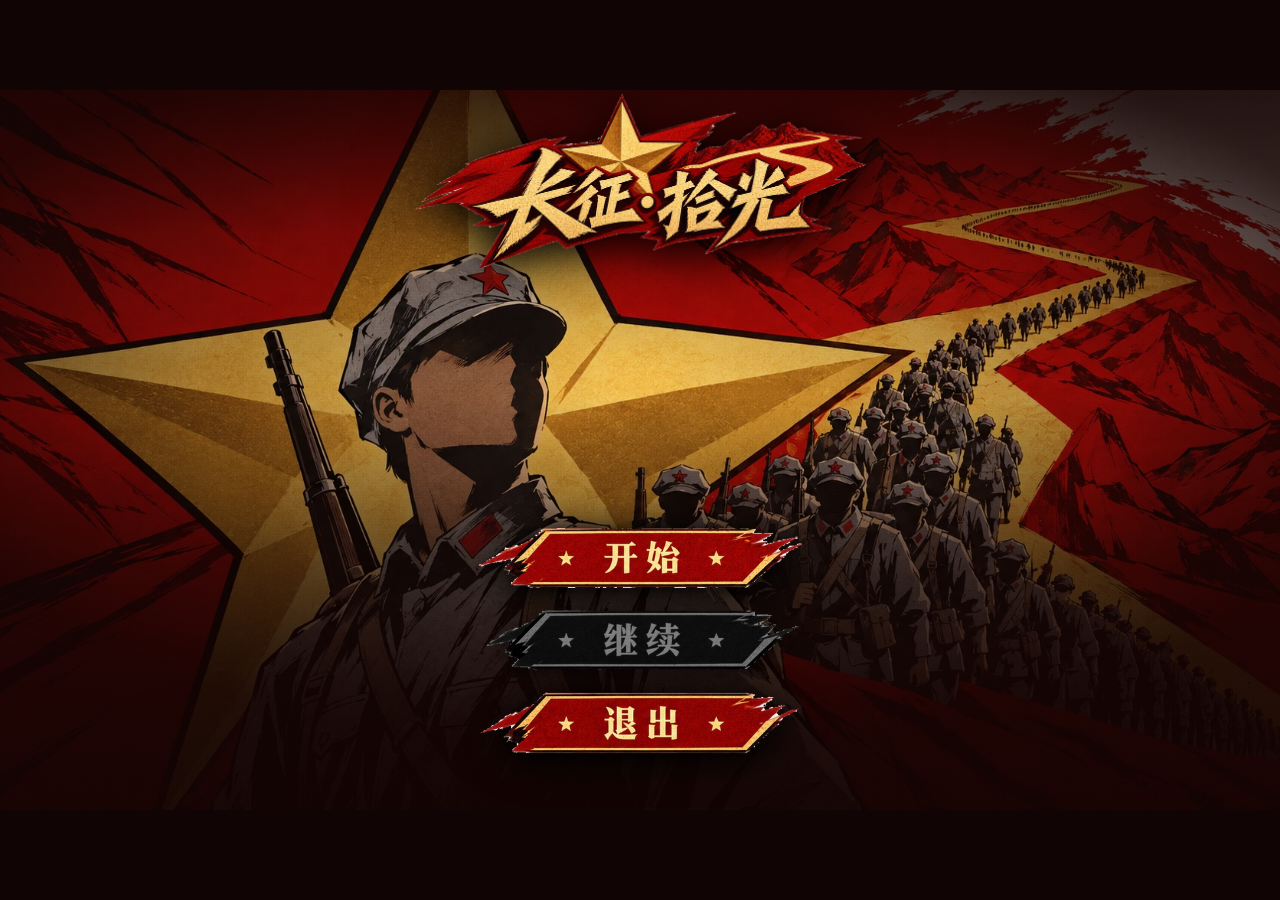
<file: index.html>
<!DOCTYPE html>
<html lang="zh-CN">
<head>
<meta charset="UTF-8">
<meta name="viewport" content="width=device-width, initial-scale=1.0, viewport-fit=cover">
<meta name="theme-color" content="#150403">
<title>长征：拾光</title>
<link rel="stylesheet" href="core/menu.css">
</head>
<body>

<div id="stage">
  <div class="vignette"></div>

  <h1 class="title">
    <img src="assets/brand/menu/title.png" alt="长征：拾光">
  </h1>

  <nav class="menu" aria-label="主菜单">
    <button class="btn" id="btn-start" type="button">
      <img src="assets/brand/menu/btn-start.png" alt="开始">
    </button>
    <button class="btn" id="btn-continue" type="button">
      <img src="assets/brand/menu/btn-continue.png" alt="继续">
    </button>
    <button class="btn" id="btn-exit" type="button">
      <img src="assets/brand/menu/btn-exit.png" alt="退出">
    </button>
  </nav>

  <div class="grain"></div>

  <div class="farewell" id="farewell" aria-hidden="true">
    <div class="l1">感谢游玩</div>
    <div class="l2">可以关闭这个标签页了</div>
  </div>

  <div class="toast" id="toast" role="status" aria-live="polite"></div>

  <!-- 存档面板：开始 → 新建；继续 → 读取 -->
  <div class="saves" id="saves" hidden>
    <div class="saves-veil" data-close></div>
    <div class="saves-box" role="dialog" aria-modal="true" aria-labelledby="saves-title">
      <h2 class="saves-title" id="saves-title">选择存档</h2>
      <p class="saves-sub" id="saves-sub"></p>
      <div class="slots" id="slots"></div>
      <button class="saves-cancel" type="button" data-close>取消</button>
    </div>
  </div>
</div>

<div class="rotate-hint">
  <div class="ico"></div>
  <p>请把手机横过来<br>画面按 16:9 铺开</p>
</div>

<script src="core/save.js"></script>
<script>
(function () {
  'use strict';

  var STAGE_W = 1280;
  var STAGE_H = 720;

  /* ---------- 舞台等比缩放 ----------
     取宽高里较小的比例，让 1280×720 的舞台既放得下、又尽量填满窗口。
     不设上限：窗口比 1280×720 大时内容跟着放大，否则四周会有黑边。 */
  function fit() {
    var s = Math.min(window.innerWidth / STAGE_W, window.innerHeight / STAGE_H);
    document.documentElement.style.setProperty('--s', s);
  }
  fit();
  window.addEventListener('resize', fit);
  window.addEventListener('orientationchange', fit);

  /* ---------- 存档 ----------
     8 个挡位，全部存在浏览器本地。真身在 core/save.js，这里只管界面。 */
  var savesEl = document.getElementById('saves');
  var slotsEl = document.getElementById('slots');
  var savesTitle = document.getElementById('saves-title');
  var savesSub = document.getElementById('saves-sub');

  var saveMode = 'new';   // new = 新建（可覆盖已有） / continue = 读取
  var confirmSlot = 0;    // 等第二次点击确认覆盖的挡位
  var confirmTimer = null;

  var btnStart = document.getElementById('btn-start');
  var btnContinue = document.getElementById('btn-continue');
  var btnExit = document.getElementById('btn-exit');
  var farewell = document.getElementById('farewell');
  var toastEl = document.getElementById('toast');

  ['click', 'pointerdown'].forEach(function (ev) {
    btnStart.addEventListener(ev, function (e) {
      e.preventDefault();
      openSaves('new');
    });
  });

  ['click', 'pointerdown'].forEach(function (ev) {
    btnContinue.addEventListener(ev, function (e) {
      e.preventDefault();
      if (btnContinue.disabled) return;
      openSaves('continue');
    });
  });

  /* 没有任何存档时，「继续」置灰 */
  if (!window.CZSave || !CZSave.hasAny()) {
    btnContinue.disabled = true;
    btnContinue.setAttribute('aria-disabled', 'true');
    btnContinue.title = '还没有存档记录';
  }

  /* ---------- 轻提示 ---------- */
  var toastTimer = null;

  function toast(msg) {
    toastEl.textContent = msg;
    toastEl.classList.add('on');
    if (toastTimer) clearTimeout(toastTimer);
    toastTimer = setTimeout(function () {
      toastEl.classList.remove('on');
    }, 2200);
  }

  /* ---------- 存档面板 ---------- */
  function pad(n) { return n < 10 ? '0' + n : '' + n; }

  function fmtTime(ts) {
    if (!ts) return '—';
    var d = new Date(ts);
    return d.getFullYear() + '-' + pad(d.getMonth() + 1) + '-' + pad(d.getDate())
      + ' ' + pad(d.getHours()) + ':' + pad(d.getMinutes());
  }

  function renderSlots() {
    var list = CZSave.summary();
    slotsEl.innerHTML = '';

    list.forEach(function (s) {
      var btn = document.createElement('button');
      btn.type = 'button';
      btn.className = 'slot'
        + (s.empty ? ' is-empty' : '')
        + (s.slot === confirmSlot ? ' is-confirm' : '');
      btn.dataset.slot = s.slot;

      if (s.empty && saveMode === 'continue') btn.disabled = true;

      var no = document.createElement('span');
      no.className = 'slot-no';
      no.textContent = pad(s.slot);

      var main = document.createElement('span');
      main.className = 'slot-main';

      var meta = document.createElement('span');
      meta.className = 'slot-meta';

      if (s.empty) {
        main.textContent = saveMode === 'new' ? '点击新建存档' : '空挡位';
        meta.textContent = saveMode === 'new' ? '从这里开始新的行军' : ' ';
      } else if (s.slot === confirmSlot) {
        main.textContent = '再点一次覆盖';
        meta.textContent = '已通关 ' + s.progress + ' / ' + s.total + ' 关　（覆盖不可撤销）';
      } else {
        main.textContent = '已通关 ' + s.progress + ' / ' + s.total + ' 关';
        meta.textContent = '创建 ' + fmtTime(s.createdAt) + '　·　上次 ' + fmtTime(s.playedAt);
      }

      btn.appendChild(no);
      btn.appendChild(main);
      btn.appendChild(meta);
      btn.addEventListener('click', function () { choose(s); });
      slotsEl.appendChild(btn);
    });
  }

  function choose(s) {
    if (!window.CZSave) return;

    if (saveMode === 'continue') {
      if (s.empty) return;
      CZSave.setActive(s.slot);
      go();
      return;
    }

    if (s.empty) {
      if (!CZSave.create(s.slot)) { toast('存档写不进去，浏览器可能禁用了本地存储'); return; }
      go();
      return;
    }

    // 已有存档：第一下是确认，第二下才真的覆盖
    if (confirmSlot === s.slot) {
      if (!CZSave.create(s.slot)) { toast('存档写不进去，浏览器可能禁用了本地存储'); return; }
      go();
      return;
    }

    confirmSlot = s.slot;
    renderSlots();
    if (confirmTimer) clearTimeout(confirmTimer);
    confirmTimer = setTimeout(function () {
      confirmSlot = 0;
      renderSlots();
    }, 3200);
  }

  function openSaves(mode) {
    if (!window.CZSave) { toast('这个浏览器没法存本地档'); return; }
    saveMode = mode;
    confirmSlot = 0;
    savesTitle.textContent = mode === 'new' ? '新建存档' : '读取存档';
    savesSub.textContent = mode === 'new'
      ? '选一个位置开始新游戏。点已有存档会覆盖，需要再点一次确认。'
      : '选一个存档接着玩，空挡位不能选。';
    renderSlots();
    savesEl.hidden = false;
  }

  function closeSaves() {
    savesEl.hidden = true;
    confirmSlot = 0;
    renderSlots();
  }

  function go() {
    location.href = 'map.html';
  }

  savesEl.addEventListener('click', function (e) {
    if (e.target.hasAttribute('data-close')) closeSaves();
  });

  /* ---------- 退出 ----------
     浏览器里 window.close() 只对脚本自己开的窗口有效，
     普通标签页调它会静默失败。所以关不掉就给一块收尾屏，
     而不是让按钮看起来坏了。 */
  btnExit.addEventListener('click', function () {
    window.close();
    setTimeout(function () {
      if (!document.hidden) {
        farewell.classList.add('on');
        farewell.setAttribute('aria-hidden', 'false');
      }
    }, 260);
  });

  document.addEventListener('keydown', function (e) {
    if (e.key === 'Escape' && farewell.classList.contains('on')) {
      farewell.classList.remove('on');
      farewell.setAttribute('aria-hidden', 'true');
    }
  });
})();
</script>

</body>
</html>
</file>
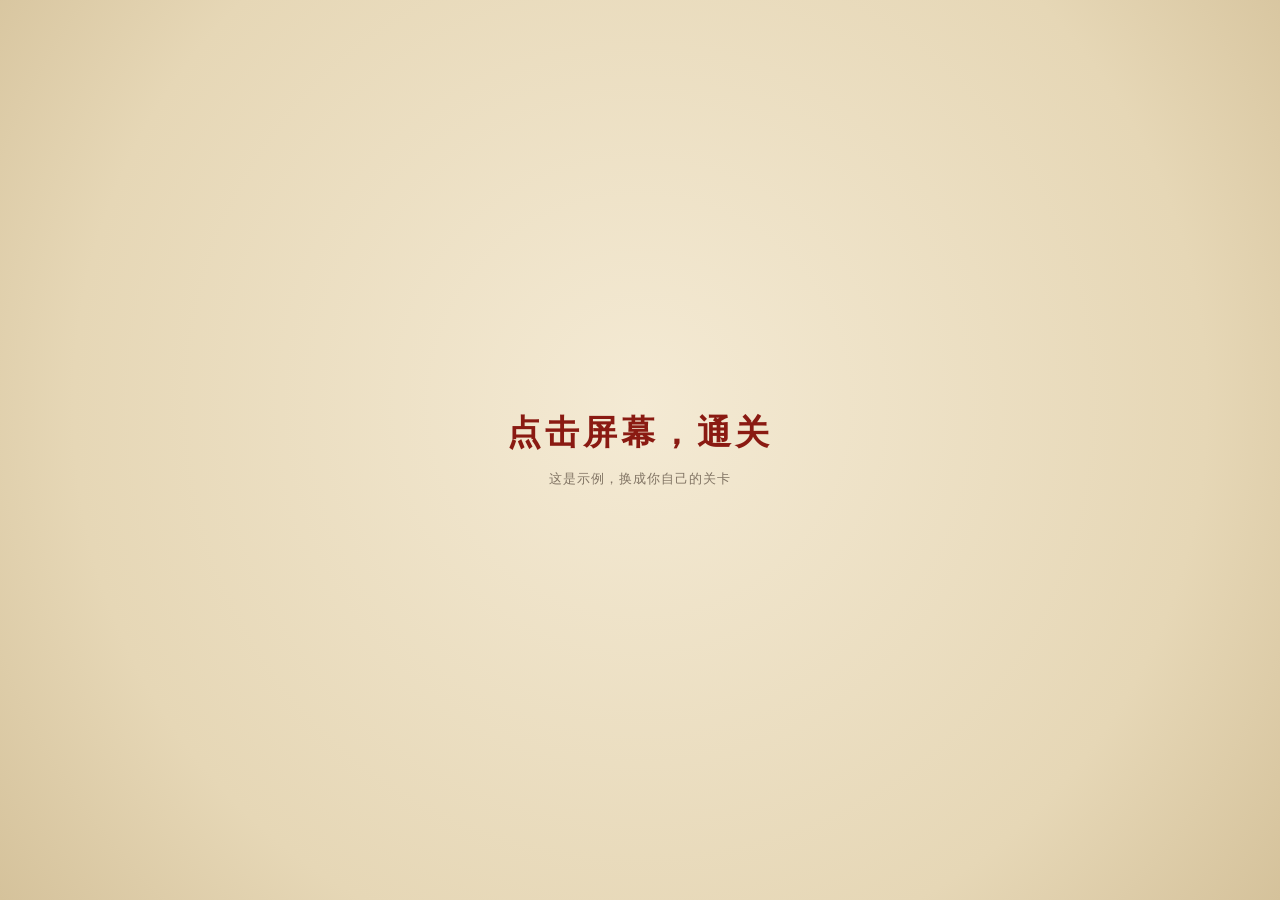
<file: levels/cl/index.html>
<!DOCTYPE html>
<html lang="zh-CN">
<head>
<meta charset="UTF-8">
<meta name="viewport" content="width=device-width, initial-scale=1.0">
<title>关卡</title>
<link rel="stylesheet" href="style.css">
</head>
<body>
<div id="stage"></div>
<script src="level.js"></script>
</body>
</html>
</file>
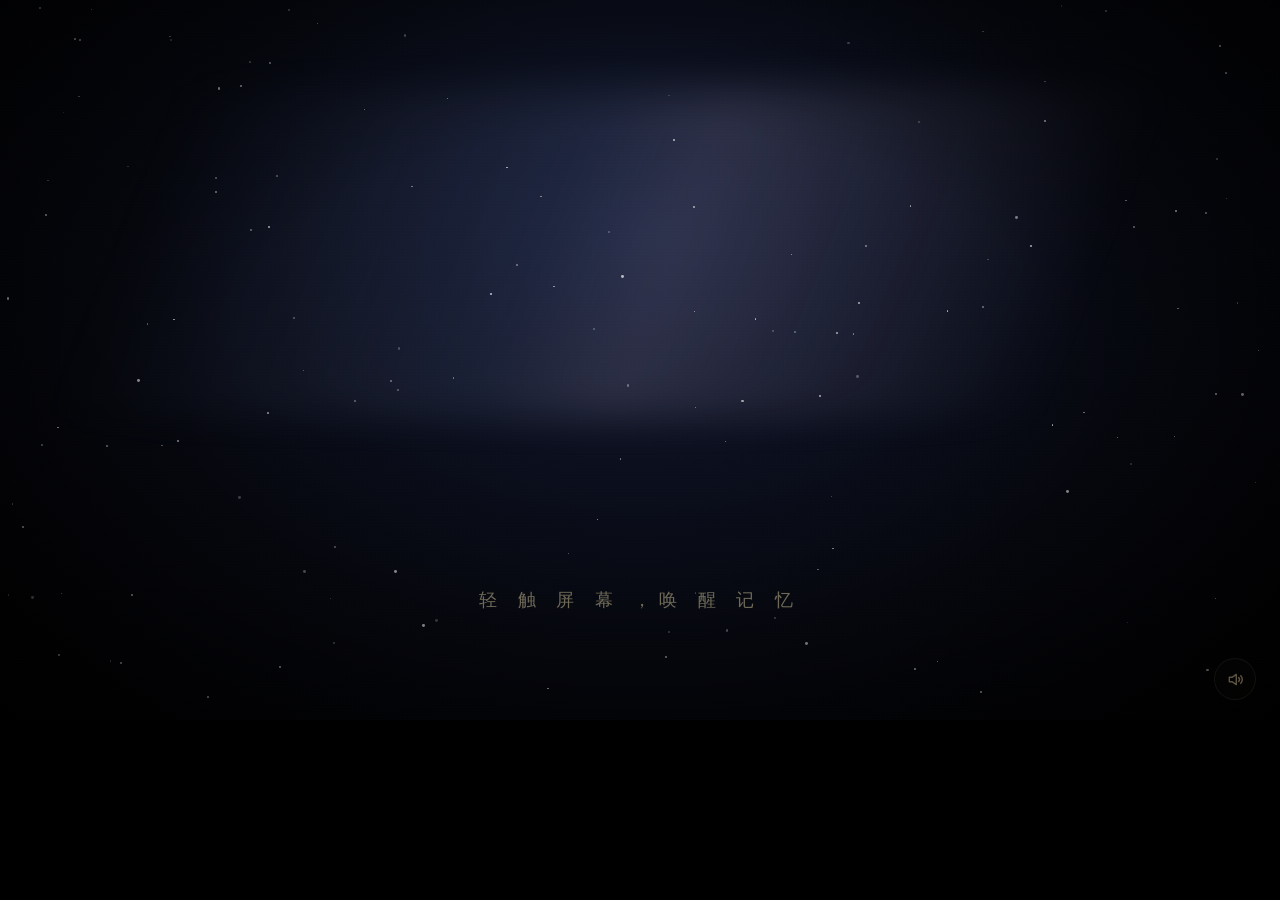
<file: levels/ldy/index.html>
<!DOCTYPE html>
<html lang="zh-CN">
<head>
<meta charset="UTF-8">
<meta name="viewport" content="width=device-width, initial-scale=1.0, maximum-scale=1.0, user-scalable=no, viewport-fit=cover">
<meta name="x5-orientation" content="landscape">
<meta name="x5-page-mode" content="app">
<meta name="screen-orientation" content="landscape">
<meta name="full-screen" content="yes">
<meta http-equiv="Cache-Control" content="no-cache, no-store, must-revalidate">
<meta http-equiv="Pragma" content="no-cache">
<meta http-equiv="Expires" content="0">
<title>星火相传 · 长征：拾光</title>
<link rel="stylesheet" href="style.css?v=20261104k">
</head>
<body>
<div id="stage"></div>
<script src="level.js?v=20261104k"></script>
</body>
</html>
</file>
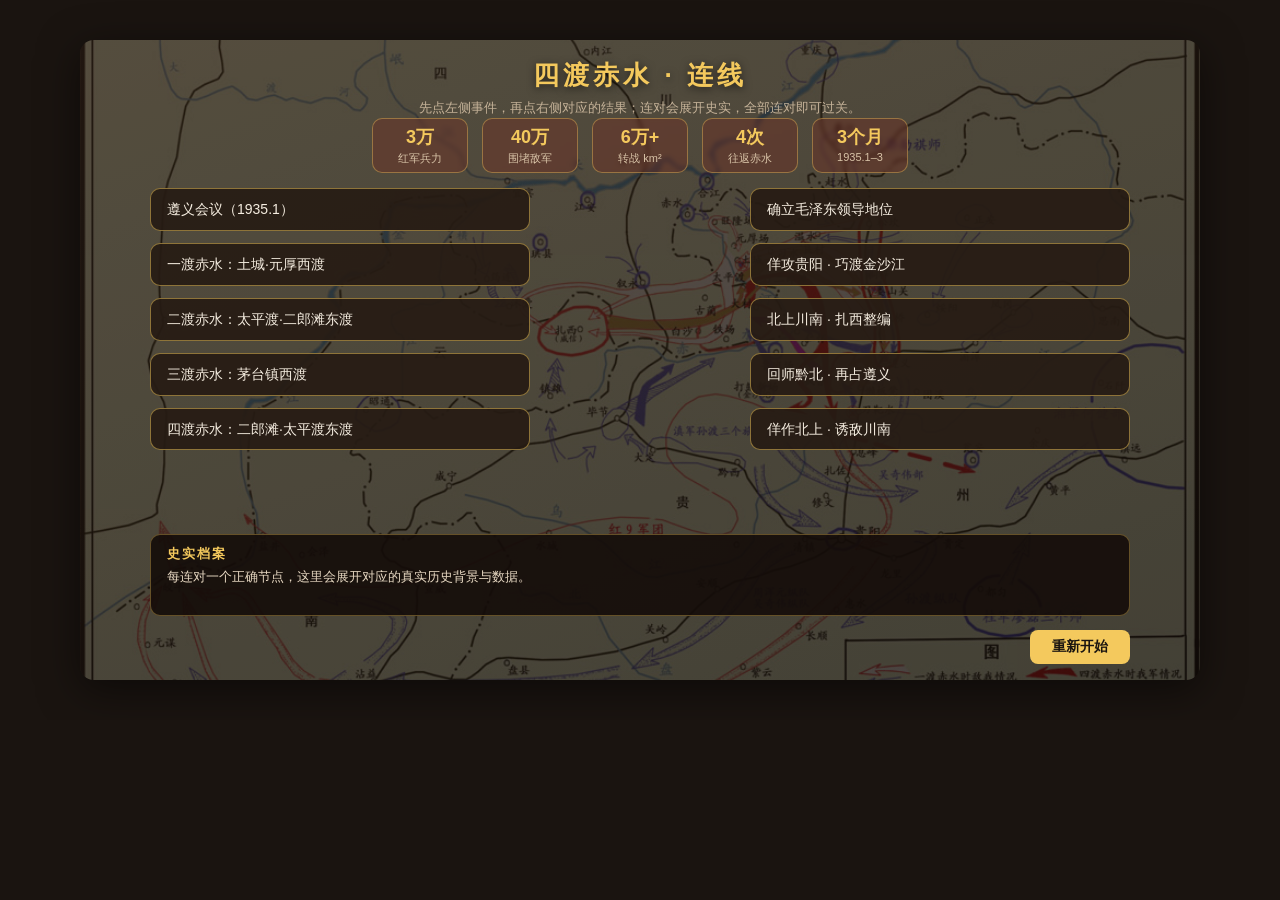
<file: levels/ljm/index.html>
<!DOCTYPE html>
<html lang="zh-CN">
<head>
<meta charset="UTF-8">
<meta name="viewport" content="width=device-width, initial-scale=1.0">
<title>四渡赤水 · 连线</title>
<link rel="stylesheet" href="style.css">
</head>
<body>

<div id="stage">
  <div id="board">
    <img src="assets/sidu-chishui.jpg" id="mapBg" alt="">
    <canvas id="canvas" width="1120" height="640"></canvas>

    <header class="head">
      <h1>四渡赤水 · 连线</h1>
      <p class="info">先点左侧事件，再点右侧对应的结果；连对会展开史实，全部连对即可过关。</p>
    </header>

    <!-- 数据展示条 -->
    <div class="stats" id="stats">
      <div class="stat"><span class="num">3万</span><span class="lab">红军兵力</span></div>
      <div class="stat"><span class="num">40万</span><span class="lab">围堵敌军</span></div>
      <div class="stat"><span class="num">6万+</span><span class="lab">转战 km²</span></div>
      <div class="stat"><span class="num">4次</span><span class="lab">往返赤水</span></div>
      <div class="stat"><span class="num">3个月</span><span class="lab">1935.1–3</span></div>
    </div>

    <div class="row">
      <div class="col" id="left"></div>
      <div class="col" id="right"></div>
    </div>

    <!-- 史实描述面板 -->
    <div class="fact-panel" id="factPanel">
      <div class="fact-title">史实档案</div>
      <div class="fact-body" id="factBody">
        每连对一个正确节点，这里会展开对应的真实历史背景与数据。
      </div>
    </div>

    <div class="btns">
      <button id="resetBtn" type="button">重新开始</button>
    </div>
    <div id="result"></div>
  </div>
</div>

<script src="level.js"></script>
</body>
</html>
</file>
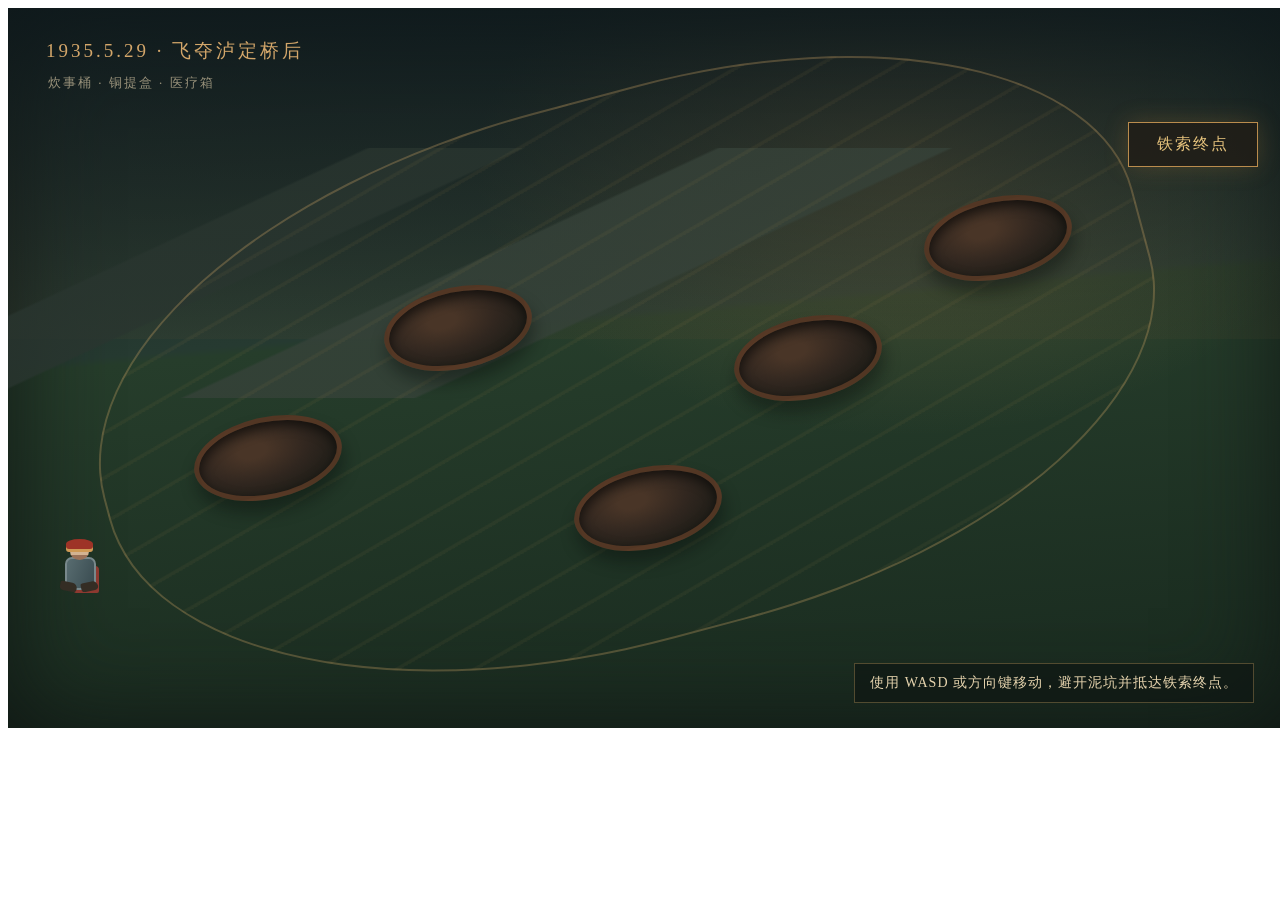
<file: levels/mhm/index.html>
<!DOCTYPE html>
<html lang="zh-CN">
<head>
<meta charset="UTF-8">
<meta name="viewport" content="width=device-width, initial-scale=1.0">
<title>关卡</title>
<link rel="stylesheet" href="style.css">
</head>
<body>
<div id="stage"></div>
<script src="level.js"></script>
<script>
(function () {
  'use strict';

  var stage = document.getElementById('stage');
  var ctx = {
    hint: function (message) {
      var help = stage.querySelector('.help');
      if (help) help.textContent = message;
    },
    on: function (element, eventName, handler) {
      element.addEventListener(eventName, handler);
    },
    finish: function (score) {
      if (window.parent !== window) {
        window.parent.postMessage({ type: 'cz:done', score: score }, '*');
      } else {
        ctx.hint('通关！你已抵达铁索终点。');
      }
    },
    fail: function (reason) {
      ctx.hint('任务失败：' + reason + '。刷新页面重新开始。');
    }
  };

  window.LEVEL.mount(stage, ctx);
})();
</script>
</body>
</html>
</file>
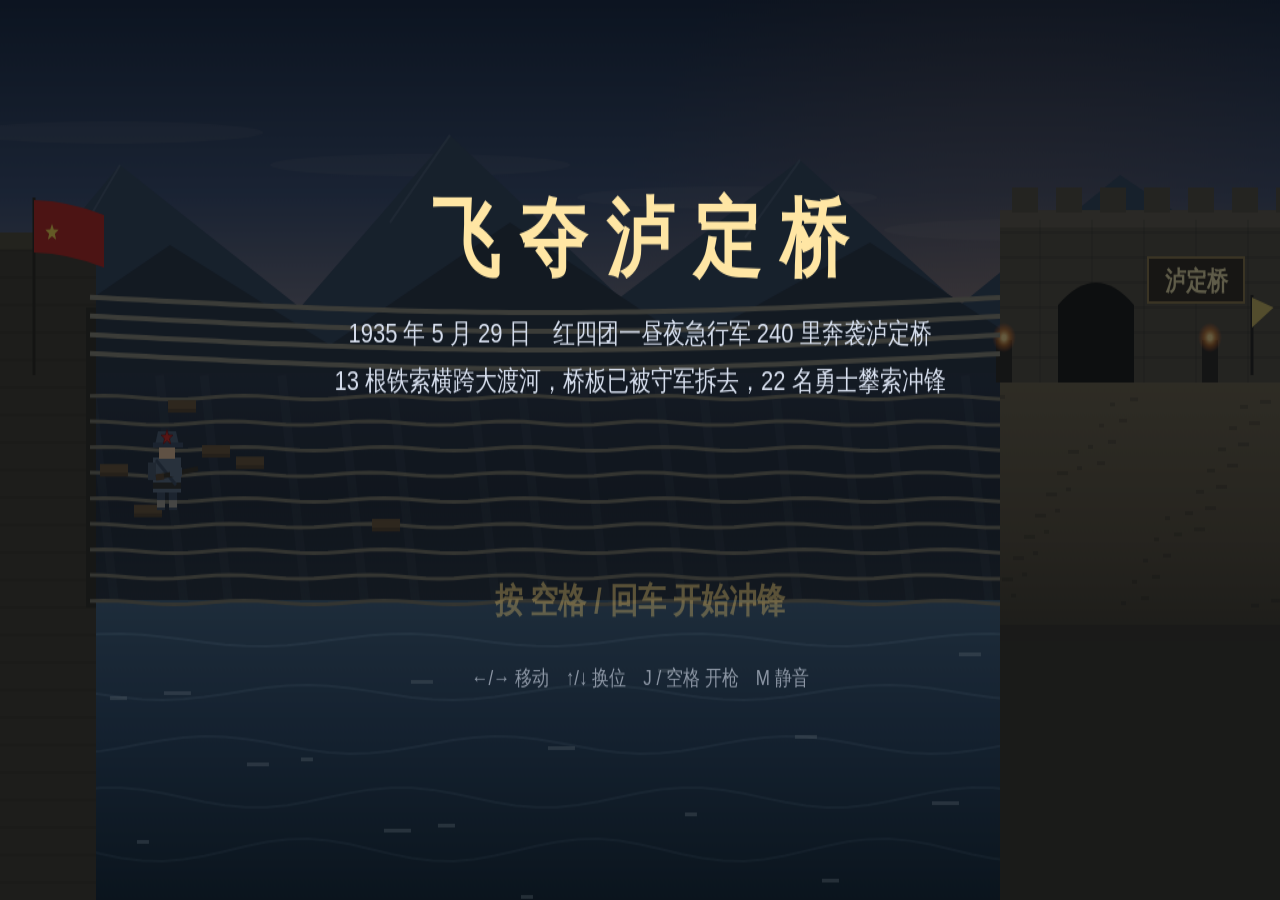
<file: levels/mmx/index.html>
<!DOCTYPE html>
<html lang="zh-CN">
<head>
<meta charset="UTF-8">
<meta name="viewport" content="width=device-width, initial-scale=1.0">
<title>关卡</title>
<link rel="stylesheet" href="style.css">
</head>
<body>
<div id="stage"><canvas id="ldq-canvas"></canvas></div>
<script src="level.js"></script>
</body>
</html>
</file>
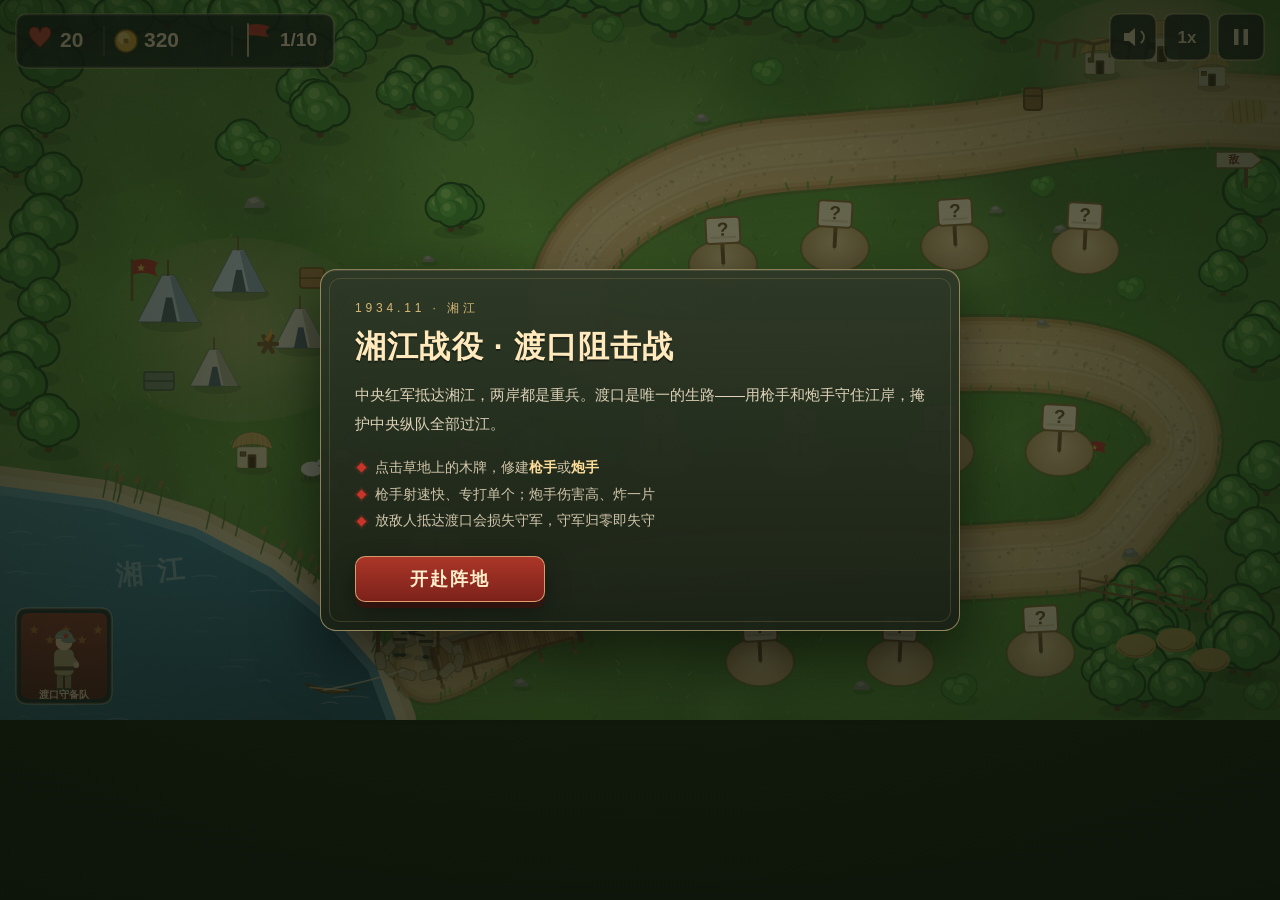
<file: levels/mt/index.html>
<!DOCTYPE html>
<html lang="zh-CN">
<head>
<meta charset="UTF-8">
<meta name="viewport" content="width=device-width, initial-scale=1.0">
<title>血战湘江 · 渡口阻击战</title>
<link rel="stylesheet" href="style.css">
</head>
<body>
<div id="stage"></div>
<script src="level.js"></script>
</body>
</html>
</file>
<file: core/menu.css>
/* ============================================================
   长征：拾光 —— 开始页面
   舞台固定 1280×720，由 JS 写入 --s 做等比缩放
   ============================================================ */

:root {
  --gold: #e3b23c;
  --gold-lite: #ffd97a;
  --red-deep: #2a0806;
  --ink: #100404;
}

* { box-sizing: border-box; }

html, body {
  margin: 0;
  padding: 0;
  height: 100%;
  overflow: hidden;
  background: var(--ink);
  /* 关闭移动端点击高亮和长按菜单，更像游戏而不是网页 */
  -webkit-tap-highlight-color: transparent;
  -webkit-user-select: none;
  user-select: none;
}

/* ---------- 舞台 ---------- */
#stage {
  position: absolute;
  left: 50%;
  top: 50%;
  width: 1280px;
  height: 720px;
  transform: translate(-50%, -50%) scale(var(--s, 1));
  transform-origin: center center;
  background: url("../assets/brand/bg-march.webp") center / cover no-repeat;
  overflow: hidden;
}

/* 压暗四周，把视线收到中间的标题和按钮上。
   不用纯黑，用偏红褐的暗色，跟画面调子一致。 */
.vignette {
  position: absolute;
  inset: 0;
  pointer-events: none;
  background:
    radial-gradient(ellipse 60% 52% at 50% 40%,
      rgba(0, 0, 0, 0) 0%,
      rgba(20, 4, 3, 0.34) 58%,
      rgba(20, 4, 3, 0.82) 100%),
    linear-gradient(to bottom,
      rgba(18, 3, 3, 0.62) 0%,
      rgba(18, 3, 3, 0.12) 20%,
      rgba(18, 3, 3, 0.00) 43%,
      rgba(12, 2, 2, 0.46) 66%,
      rgba(12, 2, 2, 0.80) 100%);
}

/* 极细的颗粒，避免大面积红色出现色带 */
.grain {
  position: absolute;
  inset: 0;
  pointer-events: none;
  opacity: 0.05;
  mix-blend-mode: overlay;
  background-image:
    radial-gradient(rgba(255, 255, 255, 0.9) 0.5px, transparent 0.5px),
    radial-gradient(rgba(0, 0, 0, 0.9) 0.5px, transparent 0.5px);
  background-size: 3px 3px, 4px 4px;
  background-position: 0 0, 2px 2px;
}

/* ---------- 标题 ---------- */
.title {
  position: absolute;
  top: 2px;
  left: 50%;
  width: 456px;
  margin: 0;
  transform: translateX(-50%);
  animation: titleIn 900ms cubic-bezier(0.22, 0.7, 0.24, 1) both;
}

.title img {
  display: block;
  width: 100%;
  height: auto;
  filter: drop-shadow(0 7px 18px rgba(0, 0, 0, 0.88))
          drop-shadow(0 0 38px rgba(0, 0, 0, 0.5));
}

@keyframes titleIn {
  from {
    opacity: 0;
    transform: translateX(-50%) scale(0.93);
    filter: blur(6px);
  }
  to {
    opacity: 1;
    transform: translateX(-50%) scale(1);
    filter: blur(0);
  }
}

/* ---------- 菜单 ---------- */
.menu {
  position: absolute;
  left: 50%;
  bottom: 52px;
  transform: translateX(-50%);
  display: flex;
  flex-direction: column;
  align-items: center;
  gap: 14px;
}

.btn {
  width: 340px;
  padding: 0;
  border: 0;
  background: none;
  cursor: pointer;
  display: block;
  transition: transform 180ms cubic-bezier(0.22, 0.7, 0.24, 1),
              filter 180ms ease;
  filter: drop-shadow(0 7px 18px rgba(0, 0, 0, 0.78))
          drop-shadow(0 2px 5px rgba(0, 0, 0, 0.6));
  animation: btnIn 520ms cubic-bezier(0.22, 0.7, 0.24, 1) both;
}

.btn img {
  display: block;
  width: 100%;
  height: auto;
  pointer-events: none;   /* 点击永远落在 button 上 */
}

.btn:nth-child(1) { animation-delay: 380ms; }
.btn:nth-child(2) { animation-delay: 480ms; }
.btn:nth-child(3) { animation-delay: 580ms; }

@keyframes btnIn {
  from { opacity: 0; transform: translateY(24px); }
  to   { opacity: 1; transform: translateY(0); }
}

/* hover：上浮 + 金色辉光 */
.btn:not([disabled]):hover {
  transform: translateY(-3px) scale(1.035);
  filter: drop-shadow(0 8px 18px rgba(0, 0, 0, 0.5))
          drop-shadow(0 0 18px rgba(227, 178, 60, 0.55));
}

.btn:not([disabled]):active {
  transform: translateY(-1px) scale(0.985);
  transition-duration: 90ms;
}

/* 键盘焦点：金色描边，不用默认蓝框 */
.btn:focus { outline: none; }

.btn:focus-visible {
  outline: 2px solid var(--gold-lite);
  outline-offset: 7px;
  border-radius: 3px;
}

/* 禁用态：继续按钮在没存档时就是这个样子 */
.btn[disabled] {
  cursor: not-allowed;
  filter: grayscale(1) brightness(0.55) contrast(1.05)
          drop-shadow(0 4px 10px rgba(0, 0, 0, 0.5));
  opacity: 0.62;
}

/* ---------- 退场遮罩 ---------- */
.farewell {
  position: absolute;
  inset: 0;
  display: flex;
  flex-direction: column;
  align-items: center;
  justify-content: center;
  gap: 14px;
  background: radial-gradient(ellipse at 50% 45%, #3a0b07 0%, #170302 70%);
  opacity: 0;
  visibility: hidden;
  transition: opacity 520ms ease, visibility 520ms;
  z-index: 10;
}

.farewell.on {
  opacity: 1;
  visibility: visible;
}

.farewell .l1 {
  font: 700 44px/1.2 "Songti SC", "STSong", "SimSun", "Noto Serif CJK SC", serif;
  color: var(--gold-lite);
  letter-spacing: 0.16em;
  text-shadow: 0 0 32px rgba(227, 178, 60, 0.4);
}

.farewell .l2 {
  font: 400 16px/1.6 "Songti SC", "STSong", "SimSun", serif;
  color: rgba(255, 236, 210, 0.62);
  letter-spacing: 0.08em;
}

/* ---------- 轻提示 ---------- */
.toast {
  position: absolute;
  left: 50%;
  bottom: 34px;
  transform: translateX(-50%) translateY(12px);
  padding: 9px 20px;
  border-radius: 999px;
  border: 1px solid rgba(227, 178, 60, 0.4);
  background: rgba(28, 6, 5, 0.88);
  color: #ffeccb;
  font: 400 14px/1 "Songti SC", "STSong", "SimSun", serif;
  letter-spacing: 0.06em;
  opacity: 0;
  visibility: hidden;
  transition: opacity 240ms ease, transform 240ms ease, visibility 240ms;
  z-index: 20;
}

.toast.on {
  opacity: 1;
  visibility: visible;
  transform: translateX(-50%) translateY(0);
}

/* ---------- 竖屏提示 ---------- */
.rotate-hint {
  position: fixed;
  inset: 0;
  display: none;
  flex-direction: column;
  align-items: center;
  justify-content: center;
  gap: 18px;
  background: #150403;
  color: #ffeccb;
  z-index: 99;
  text-align: center;
  padding: 24px;
}

.rotate-hint .ico {
  width: 54px;
  height: 54px;
  border: 2px solid rgba(227, 178, 60, 0.75);
  border-radius: 9px;
  animation: tilt 2.4s ease-in-out infinite;
}

.rotate-hint p {
  margin: 0;
  font: 400 15px/1.7 "Songti SC", "STSong", "SimSun", serif;
  letter-spacing: 0.1em;
  color: rgba(255, 236, 203, 0.8);
}

@keyframes tilt {
  0%, 45%, 100% { transform: rotate(0deg); }
  65%, 85%      { transform: rotate(90deg); }
}

@media (orientation: portrait) and (max-width: 900px) {
  .rotate-hint { display: flex; }
}

/* ---------- 降低动效 ---------- */
@media (prefers-reduced-motion: reduce) {
  .title,
  .btn,
  .rotate-hint .ico {
    animation: none !important;
  }
  .title, .btn, .farewell, .toast {
    transition-duration: 1ms !important;
  }
}

/* ============================================================
   存档面板
   8 个挡位，2 列 × 4 行
   ============================================================ */

.saves {
  position: absolute;
  inset: 0;
  z-index: 20;
  display: flex;
  align-items: center;
  justify-content: center;
}

.saves[hidden] { display: none; }

.saves-veil {
  position: absolute;
  inset: 0;
  background: rgba(8, 4, 3, 0.72);
  animation: veilIn 220ms ease both;
}

@keyframes veilIn {
  from { opacity: 0; }
  to   { opacity: 1; }
}

.saves-box {
  position: relative;
  width: 900px;
  max-height: 86%;
  padding: 30px 36px 22px;
  background: #f2e9d6;
  border: 1px solid rgba(122, 74, 46, 0.28);
  box-shadow: 0 26px 64px rgba(0, 0, 0, 0.6);
  overflow: auto;
  animation: boxIn 260ms cubic-bezier(0.22, 0.8, 0.3, 1) both;
}

@keyframes boxIn {
  from { opacity: 0; transform: translateY(14px) scale(0.98); }
  to   { opacity: 1; transform: none; }
}

.saves-title {
  margin: 0;
  font: 700 30px/1.2 "STXingkai", "华文行楷", "KaiTi", serif;
  color: #2b2b26;
  letter-spacing: 4px;
}

.saves-sub {
  margin: 8px 0 22px;
  font: 400 13px/1.6 "Songti SC", "STSong", "SimSun", serif;
  color: rgba(60, 50, 40, 0.62);
  letter-spacing: 1px;
}

/* ---------- 挡位格 ---------- */

.slots {
  display: grid;
  grid-template-columns: 1fr 1fr;
  gap: 14px;
}

.slot {
  position: relative;
  display: block;
  width: 100%;
  min-height: 96px;
  padding: 14px 18px 14px 62px;
  text-align: left;
  border: 1px solid rgba(122, 74, 46, 0.3);
  background: #efe6d2;
  cursor: pointer;
  transition: border-color 180ms ease, background 180ms ease, transform 180ms ease;
}

.slot:hover:not(:disabled) {
  border-color: #b23a2c;
  transform: translateY(-2px);
}

.slot:focus-visible {
  outline: 2px solid #b23a2c;
  outline-offset: 2px;
}

/* 槽位号 */
.slot-no {
  position: absolute;
  left: 16px;
  top: 50%;
  transform: translateY(-50%);
  font: 700 22px/1 "STXingkai", "华文行楷", "KaiTi", serif;
  color: rgba(178, 58, 44, 0.5);
  letter-spacing: 1px;
}

.slot-main {
  display: block;
  font: 700 16px/1.4 "Songti SC", "STSong", "SimSun", serif;
  color: #2b2b26;
  letter-spacing: 1px;
}

.slot-meta {
  display: block;
  margin-top: 6px;
  font: 400 12px/1.7 "Songti SC", "STSong", "SimSun", serif;
  color: rgba(60, 50, 40, 0.56);
  letter-spacing: 0.5px;
}

/* 空挡位 */
.slot.is-empty .slot-main { color: rgba(60, 50, 40, 0.42); }

/* 继续模式下空位不可点 */
.slot:disabled {
  cursor: default;
  opacity: 0.5;
}

.slot:disabled:hover { transform: none; border-color: rgba(122, 74, 46, 0.3); }

/* 待确认覆盖 */
.slot.is-confirm {
  border-color: #b23a2c;
  background: #f6ded6;
  animation: shake 320ms ease;
}

.slot.is-confirm .slot-main {
  color: #8a1a12;
}

@keyframes shake {
  0%, 100% { transform: translateX(0); }
  25%      { transform: translateX(-4px); }
  75%      { transform: translateX(4px); }
}

.saves-cancel {
  display: block;
  margin: 22px auto 0;
  padding: 9px 30px;
  border: 1px solid rgba(122, 74, 46, 0.4);
  background: transparent;
  color: #2b2b26;
  font: 400 13px/1 "Songti SC", "STSong", "SimSun", serif;
  letter-spacing: 3px;
  cursor: pointer;
  transition: background 160ms ease, color 160ms ease, border-color 160ms ease;
}

.saves-cancel:hover {
  background: #b23a2c;
  border-color: #b23a2c;
  color: #f7efe0;
}
</file>
<file: levels/cl/style.css>
/* 关卡样式

   ★ 舞台固定 1280 × 720
   主程序负责把这一层缩放去适配窗口，所以按 1280×720 摆位置就行，
   不用自己写响应式，也不用管别人屏幕多大。

     想铺满      → width / height: 100%
     想精确摆放  → 直接用像素，比如 left: 320px

   （这一份跑在 iframe 里，html / body 选择器可以放心用。） */

* { box-sizing: border-box; }

html, body {
  margin: 0;
  height: 100%;
  overflow: hidden;
  background: #17120e;
}

#stage {
  width: 100%;
  height: 100%;
  display: flex;
  align-items: center;
  justify-content: center;
}

.probe {
  width: 100%;
  height: 100%;
  display: flex;
  flex-direction: column;
  align-items: center;
  justify-content: center;
  gap: 14px;
  cursor: pointer;
  background: radial-gradient(circle at 50% 45%, #f4ead4 0%, #e6d7b6 70%, #d5c29b 100%);
  transition: background 260ms ease;
  -webkit-user-select: none;
  user-select: none;
}

.probe:hover {
  background: radial-gradient(circle at 50% 45%, #f8f0dc 0%, #ecdfc2 70%, #dccaa4 100%);
}

.probe-main {
  margin: 0;
  font: 700 34px/1.3 "STXingkai", "华文行楷", "KaiTi", serif;
  color: #8a1a12;
  letter-spacing: 4px;
}

.probe-sub {
  margin: 0;
  font: 400 13px/1.6 "Songti SC", "STSong", "SimSun", serif;
  color: rgba(60, 45, 34, 0.62);
  letter-spacing: 1px;
}

.probe.is-done {
  background: radial-gradient(circle at 50% 45%, #b23a2c 0%, #8a1a12 100%);
}

.probe.is-done .probe-main { color: #f9f0da; }
.probe.is-done .probe-sub  { color: rgba(249, 240, 218, 0.75); }
</file>
<file: levels/ldy/style.css>
/* ============================================================
   第21关《星火相传》· 最终章 —— 样式 v5
   变更：可动星空/尘埃背景板、小队虚影、门体呼吸浮动、
        门内档案纸感排版（字号放大）、湘江人影方阵、
        交接仪式细化（对话/敬礼/转身走入雾中）
   所有背景板均为代码生成，无外部图片，零版权风险。
   舞台固定 1280 × 720。
   ============================================================ */

/* 独立打开时的页面底：黑底、禁滚动、禁手机双击/捏合缩放。
   （iframe 嵌入时本文件只作用于关卡自己的 iframe，不影响主程序） */
html, body {
  margin: 0;
  padding: 0;
  height: 100%;
  overflow: hidden;
  background: #000;
  touch-action: none;
  -webkit-text-size-adjust: 100%;
}

/* 竖屏旋转模式的轻提示：画面已转 90° 铺满，这只是提醒握持方向 */
.ldy21 .rot-toast {
  position: absolute;
  left: 50%; top: 26px;
  transform: translateX(-50%);
  z-index: 60;
  padding: 10px 24px;
  background: rgba(10, 8, 4, .82);
  border: 1px solid rgba(255, 222, 120, .35);
  border-radius: 999px;
  font-size: 15px;
  letter-spacing: 3px;
  color: #e8d9a8;
  opacity: 0;
  transition: opacity .5s;
  pointer-events: none;
  white-space: nowrap;
}
.ldy21 .rot-toast.show { opacity: 1; }
.ldy21 .rot-toast.bye { opacity: 0; }

.ldy21 {
  position: absolute;
  left: 0; top: 0;
  width: 1280px; height: 720px;
  overflow: hidden;
  background: #000;
  color: #e8dcc0;
  font-family: "KaiTi", "STKaiti", "SimSun", serif;
  user-select: none;
  -webkit-user-select: none;
  touch-action: none;
  cursor: default;
}

.ldy21 .abs { position: absolute; }
.ldy21 .hidden { display: none !important; }

/* 关卡里所有图片都是画布的一部分：禁止长按弹菜单、禁止拖成幽灵图 */
.ldy21 img {
  pointer-events: none;
  -webkit-touch-callout: none;
  -webkit-user-drag: none;
  user-select: none;
}

/* ============ 通用背景板 ============ */
/* 细颗粒胶片质感 */
.ldy21 .grain {
  position: absolute; left: 0; top: 0;
  width: 100%; height: 100%;
  pointer-events: none;
  opacity: .16;
  background-image:
    repeating-linear-gradient(0deg, rgba(255,255,255,.045) 0 1px, transparent 1px 3px),
    repeating-linear-gradient(90deg, rgba(255,255,255,.03) 0 1px, transparent 1px 4px);
  mix-blend-mode: overlay;
}
/* 四角暗角 */
.ldy21 .vignette {
  position: absolute; left: 0; top: 0;
  width: 100%; height: 100%;
  pointer-events: none;
  background: radial-gradient(ellipse at 50% 50%, rgba(0,0,0,0) 45%, rgba(0,0,0,.72) 100%);
}

/* ============ 第一幕：星空 ============ */
.ldy21 .starfield {
  position: absolute; left: 0; top: 0;
  width: 100%; height: 100%;
  background:
    radial-gradient(ellipse at 50% 32%, #131a33 0%, #070912 52%, #000 100%);
}
/* 银河带 */
.ldy21 .milkyway {
  position: absolute;
  left: -10%; top: 12%;
  width: 120%; height: 46%;
  background: linear-gradient(112deg, rgba(120,140,200,0) 18%, rgba(150,170,230,.10) 44%, rgba(200,190,230,.16) 52%, rgba(120,140,200,0) 78%);
  filter: blur(18px);
  pointer-events: none;
}
/* 三层星空，各层独立漂移，形成视差 */
.ldy21 .starlayer { position: absolute; left: 0; top: 0; width: 100%; height: 100%; }
.ldy21 .starlayer.l1 { animation: ldy21-drift 120s linear infinite; }
.ldy21 .starlayer.l2 { animation: ldy21-drift 78s linear infinite; }
.ldy21 .starlayer.l3 { animation: ldy21-drift 46s linear infinite; }
@keyframes ldy21-drift {
  from { transform: translate3d(0, 0, 0); }
  to   { transform: translate3d(-90px, 0, 0); }
}
.ldy21 .star {
  position: absolute;
  border-radius: 50%;
  background: #fff;
  animation: ldy21-twinkle 3s ease-in-out infinite;
}
@keyframes ldy21-twinkle {
  0%, 100% { opacity: .12; }
  50%      { opacity: .9; }
}

.ldy21 .intro-lines {
  position: absolute;
  left: 150px; top: 168px;
  width: 980px;
  text-align: center;
  font-size: 25px;
  line-height: 2.05;
  letter-spacing: 4px;
  color: #d8cba8;
  text-shadow: 0 0 14px rgba(216, 203, 168, .3);
  z-index: 4;
}
.ldy21 .intro-lines .line { opacity: 0; transition: opacity .8s ease; }
.ldy21 .intro-lines .line.show { opacity: 1; }

.ldy21 .tap-hint {
  position: absolute;
  left: 0; top: 588px;
  width: 100%;
  text-align: center;
  font-size: 18px;
  letter-spacing: 8px;
  color: #6f6a58;
  animation: ldy21-breathe 2s ease-in-out infinite;
  z-index: 4;
}
@keyframes ldy21-breathe {
  0%, 100% { opacity: .45; }
  50%      { opacity: 1; }
}

/* 开场点名：二十颗星 → 二十个关卡，八段路 */
.ldy21 .starmeet {
  position: absolute;
  left: 0; top: 0;
  width: 100%; height: 100%;
  z-index: 5;
  pointer-events: none;
  transition: opacity .85s ease;
}
.ldy21 .starmeet.gone { opacity: 0; }
.ldy21 .starmeet .ms {
  position: absolute;
  opacity: 0;
  transform: scale(.35) rotate(-30deg);
  transition: opacity .55s ease, transform .75s cubic-bezier(.2,.9,.3,1.25);
}
.ldy21 .starmeet .ms svg { width: 100%; height: 100%; filter: drop-shadow(0 0 7px rgba(255,233,168,.75)); }
.ldy21 .starmeet .ms.on { opacity: 1; transform: scale(1) rotate(0deg); }

.ldy21 .starmeet .meet-cap {
  position: absolute;
  left: 0; top: 356px;
  width: 100%;
  text-align: center;
  font-size: 24px;
  letter-spacing: 7px;
  color: #e2d4ae;
  text-shadow: 0 0 18px rgba(216,203,168,.35);
  opacity: 0;
  transform: translateY(8px);
  transition: opacity 1.1s ease, transform 1.1s ease;
}
.ldy21 .starmeet .meet-cap.show { opacity: 1; transform: translateY(0); }

.ldy21 .starmeet .meet-names {
  position: absolute;
  left: 0; top: 410px;
  width: 100%;
  text-align: center;
  font-size: 18px;
  letter-spacing: 3px;
  color: #a89a76;
}
.ldy21 .starmeet .meet-names span {
  display: inline-block;
  margin: 0 10px;
  opacity: 0;
  transform: translateY(6px);
  transition: opacity .7s ease, transform .7s ease;
}
.ldy21 .starmeet .meet-names span.on { opacity: 1; transform: translateY(0); }

/* 启明星 */
.ldy21 .morning-star {
  position: absolute;
  left: 614px; top: 470px;
  width: 52px; height: 52px;
  cursor: pointer;
  opacity: 0;
  transition: opacity 1.2s ease;
  z-index: 6;
}
.ldy21 .morning-star.show { opacity: 1; animation: ldy21-star-pulse 1.6s ease-in-out infinite; }
.ldy21 .morning-star svg { width: 100%; height: 100%; filter: drop-shadow(0 0 14px #ffe9a8); }
@keyframes ldy21-star-pulse {
  0%, 100% { transform: scale(1); }
  50%      { transform: scale(1.28); }
}
.ldy21 .fly-star {
  position: absolute;
  width: 52px; height: 52px;
  z-index: 7;
  pointer-events: none;
  transition: left 2.2s cubic-bezier(.4,0,.3,1), top 2.2s cubic-bezier(.4,0,.3,1), opacity .4s ease 2s, transform 2.2s ease;
}
.ldy21 .fly-star svg { width: 100%; height: 100%; filter: drop-shadow(0 0 16px #ffe9a8); }
.ldy21 .fly-star.arrive { transform: scale(3.2); opacity: 0; }

/* 五星红旗 */
.ldy21 .flag-wrap {
  position: absolute;
  left: 0; bottom: -460px;
  width: 100%; height: 460px;
  display: flex;
  justify-content: center;
  align-items: flex-end;
  transition: bottom 5.2s cubic-bezier(.24,.62,.28,1);
  z-index: 5;
}
.ldy21 .flag-wrap.risen { bottom: 96px; }
/* 旗杆 */
.ldy21 .pole {
  width: 9px; height: 440px;
  align-self: stretch;
  border-radius: 4px 4px 0 0;
  background: linear-gradient(90deg, #2b2b2b 0%, #575757 38%, #8d8d8d 52%, #3a3a3a 100%);
  box-shadow: 0 0 22px rgba(0,0,0,.6);
  opacity: .9;
}
.ldy21 .flag {
  position: relative;
  width: 480px; height: 320px;
  margin-left: -2px;
  align-self: flex-start;
  box-shadow: 0 0 60px 12px rgba(222, 41, 22, .42);
}
/* 发光呼吸：box-shadow 画在伪元素上只动 opacity——手机上重绘开销小一个量级 */
.ldy21 .flag::before {
  content: '';
  position: absolute; inset: 0;
  pointer-events: none;
  box-shadow: 0 0 80px 20px rgba(222, 41, 22, .62);
  opacity: .5;
  animation: ldy21-flag-glow 2.6s ease-in-out infinite;
}
.ldy21 .flag::after {
  /* 旗面顶部与旗杆的连接处，压一道暗影 */
  content: '';
  position: absolute; left: 0; top: 0;
  width: 16px; height: 100%;
  background: linear-gradient(90deg, rgba(0,0,0,.45), rgba(0,0,0,0));
  pointer-events: none;
}
.ldy21 .flag svg { width: 100%; height: 100%; display: block; }
.ldy21 .flag .wave {
  position: absolute; left: 0; top: 0;
  width: 100%; height: 100%;
  overflow: hidden;
  pointer-events: none;
}
/* 高光带做成 3 倍宽的条，只做 transform 位移——比动 background-position 少一层全幅重绘 */
.ldy21 .flag .wave::before {
  content: '';
  position: absolute; top: 0; left: 0;
  width: 300%; height: 100%;
  background: linear-gradient(115deg, rgba(255,255,255,0) 30%, rgba(255,255,255,.14) 46%, rgba(0,0,0,.12) 60%, rgba(255,255,255,0) 75%);
  animation: ldy21-flag-wave 3.2s linear infinite;
  will-change: transform;
}
@keyframes ldy21-flag-wave {
  from { transform: translate3d(0, 0, 0); }
  to   { transform: translate3d(-66.667%, 0, 0); }
}
@keyframes ldy21-flag-glow {
  0%, 100% { opacity: .45; }
  50%      { opacity: 1; }
}

/* ============ 第二幕：环绕八门 ============ */
.ldy21 .doors-scene {
  position: absolute; left: 0; top: 0;
  width: 100%; height: 100%;
  background:
    radial-gradient(circle at 50% 56%, #2a1e12 0%, #140e07 44%, #050302 100%);
}
/* 空中漂浮的火星尘埃 */
.ldy21 .embers {
  position: absolute; left: 0; top: 0; width: 100%; height: 100%;
  overflow: hidden;
  transform: translate(calc(var(--px, 0) * -16px), calc(var(--py, 0) * -12px));
  transition: transform .5s ease-out;
}
/* 万火归一：每颗火星从一扇门的方向升起，缓缓飘向中央火堆 */
.ldy21 .ember {
  position: absolute;
  width: 3px; height: 3px;
  border-radius: 50%;
  background: #ffca5f;
  box-shadow: 0 0 6px rgba(255,202,95,.9);
  opacity: 0;
  animation: ldy21-ember-flow linear infinite;
}
@keyframes ldy21-ember-flow {
  0%   { transform: translate(0, 0) scale(.85); opacity: 0; }
  14%  { opacity: .72; }
  70%  { opacity: .45; }
  100% { transform: translate(var(--tx, 0px), var(--ty, 0px)) scale(.3); opacity: 0; }
}

.ldy21 .doors-title {
  position: absolute;
  left: 0; top: 20px;
  width: 100%;
  text-align: center;
  font-size: 21px;
  letter-spacing: 6px;
  color: #b7a87e;
  opacity: .8;
  z-index: 12;
}
/* 标题里的「火苗」跟着火堆一起呼吸 */
.ldy21 .doors-title em {
  font-style: normal;
  color: #f0cf87;
  animation: ldy21-title-breathe 2.6s ease-in-out infinite;
}
.ldy21 .doors-title em:nth-child(2) { animation-delay: .35s; }
@keyframes ldy21-title-breathe {
  0%, 100% { color: #b7a87e; text-shadow: 0 0 0 rgba(255,202,95,0); }
  50%      { color: #ffe0a0; text-shadow: 0 0 12px rgba(255,202,95,.7); }
}

/* 中央小队虚影 */
.ldy21 .ghosts {
  position: absolute;
  left: 480px; top: 300px;
  width: 320px; height: 230px;
  z-index: 8;
  pointer-events: none;
  transform: translate(calc(var(--px, 0) * 12px), calc(var(--py, 0) * 9px));
  transition: transform .5s ease-out;
}
.ldy21 .ghost {
  position: absolute;
  width: 52px; height: 96px;
  opacity: 0;
  transform: translateY(6px) scale(.9);
  filter: blur(.6px) drop-shadow(0 0 10px rgba(150,180,255,.35));
  transition: opacity 1.2s ease, transform 1.2s ease;
  animation: ldy21-ghost-float 5s ease-in-out infinite;
}
.ldy21 .ghost.in { opacity: .45; transform: translateY(0) scale(1); }
.ldy21 .ghost svg { width: 100%; height: 100%; }
@keyframes ldy21-ghost-float {
  0%, 100% { transform: translateY(0); }
  50%      { transform: translateY(-7px); }
}
/* 中央火苗 */
.ldy21 .core-flame {
  position: absolute;
  left: 622px; top: 470px;
  width: 36px; height: 36px;
  z-index: 10;
  pointer-events: none;
  animation: ldy21-bob 1.8s ease-in-out infinite;
  transition: transform 1s ease, filter 1s ease;
}
.ldy21 .core-flame svg { width: 100%; height: 100%; filter: drop-shadow(0 0 12px #ffca5f); }

/* 环绕门：JS 计算角度摆放 */
.ldy21 .door {
  position: absolute;
  width: 132px; height: 198px;
  margin: -99px 0 0 -66px;
  background-color: #241a10;
  background-position: center;
  background-size: 100% 100%;
  background-repeat: no-repeat;
  display: flex;
  flex-direction: column;
  justify-content: flex-start;
  align-items: center;
  padding-top: 52px;
  box-sizing: border-box;
  opacity: .28;
  filter: grayscale(.88) brightness(.42);
  transition: opacity .5s ease, filter .5s ease;
  cursor: not-allowed;
  animation: ldy21-door-float 7s ease-in-out infinite;
  z-index: 14;
}
/* 门楣红星的呼吸光晕 */
.ldy21 .door .star-halo {
  position: absolute;
  left: 50%; top: 6.5%;
  width: 48px; height: 48px;
  margin: -24px 0 0 -24px;
  border-radius: 50%;
  background: radial-gradient(circle, rgba(255,96,64,.5) 0%, rgba(255,150,70,.2) 44%, rgba(255,150,70,0) 72%);
  opacity: 0;
  transition: opacity .7s ease;
  pointer-events: none;
  z-index: 1;
}
.ldy21 .door.locked-anim .star-halo {
  opacity: 1;
  animation: ldy21-halo 2.6s ease-in-out infinite;
}
@keyframes ldy21-halo {
  0%, 100% { opacity: .5; transform: scale(.9); }
  50%      { opacity: .95; transform: scale(1.14); }
}
@keyframes ldy21-door-float {
  0%, 100% { transform: translateY(0); }
  50%      { transform: translateY(-6px); }
}
.ldy21 .door .num {
  font-size: 21px;
  font-weight: bold;
  line-height: 1.25;
  color: #f0dca6;
  text-align: center;
  letter-spacing: 1px;
  text-shadow: 0 1px 3px #000, 0 0 10px rgba(232,212,154,.45);
  z-index: 2;
}
.ldy21 .door .name {
  margin-top: 5px;
  font-size: 13px;
  letter-spacing: 2px;
  color: #c4b489;
  text-shadow: 0 1px 3px #000;
  z-index: 2;
}
.ldy21 .door.locked-anim {
  opacity: .98;
  filter: brightness(1.08) drop-shadow(0 0 20px rgba(240, 200, 110, .5));
  cursor: pointer;
  animation: ldy21-door-float 4.4s ease-in-out infinite;
}
.ldy21 .door.locked-anim:hover {
  filter: brightness(1.22) drop-shadow(0 0 32px rgba(240, 200, 110, .72));
}
.ldy21 .door.done {
  opacity: .42;
  filter: grayscale(.7) brightness(.55);
  cursor: pointer;
}
.ldy21 .door.done:hover {
  opacity: .64;
  filter: grayscale(.42) brightness(.8);
}
.ldy21 .door .gold-star {
  position: absolute;
  right: 5px; top: 5px;
  width: 15px; height: 15px;
  opacity: 0;
  transition: opacity .6s ease;
  z-index: 3;
}
.ldy21 .door.done .gold-star { opacity: 1; }
.ldy21 .door .gold-star svg { width: 100%; height: 100%; filter: drop-shadow(0 0 5px #ffd76e); }

/* ============ 第九扇门：星空在门后，推开它 ============ */
/* 八门退成背景 */
.ldy21 .doors-scene.ninth-mode .ghosts,
.ldy21 .doors-scene.ninth-mode .core-flame,
.ldy21 .doors-scene.ninth-mode .relics,
.ldy21 .doors-scene.ninth-mode .embers,
.ldy21 .doors-scene.ninth-mode .doors-title { opacity: 0; transition: opacity 1.2s ease; }
.ldy21 .doors-scene.ninth-mode .door { opacity: .12; filter: grayscale(1) brightness(.38); }

.ldy21 .ninth {
  position: absolute;
  left: 490px; top: 112px;
  width: 300px;
  z-index: 24;
  text-align: center;
  cursor: pointer;
  touch-action: none;
  opacity: 0;
  transform: translateY(14px);
  transition: opacity 1.1s ease, transform 1.1s ease;
}
.ldy21 .ninth.show { opacity: 1; transform: translateY(0); }
.ldy21 .ninth.bye { opacity: 0; transform: translateY(-12px); }

/* 门与门后的星空 */
.ldy21 .ninth .nd-stage {
  position: relative;
  width: 216px; height: 324px;
  margin: 0 auto;
}
.ldy21 .ninth .nd-behind {
  position: absolute;
  left: 0; top: 0; width: 100%; height: 100%;
  background: radial-gradient(circle at 50% 54%, #101c30 0%, #060a12 78%);
  overflow: hidden;
}
.ldy21 .ninth .nd-behind i {
  position: absolute;
  width: 2px; height: 2px;
  border-radius: 50%;
  background: #d6e4ff;
  opacity: .5;
  animation: ldy21-twinkle 3.6s ease-in-out infinite;
}
/* 推得越开，门后的光越亮 */
.ldy21 .ninth .nd-glow {
  position: absolute;
  inset: -8px;
  background: radial-gradient(ellipse at 60% 50%, rgba(255,214,110,.55), rgba(255,214,110,0) 72%);
  opacity: var(--p, 0);
  pointer-events: none;
}
/* 门缝漏光：门后有星空，光从四边缝里渗出来；推得越开越亮 */
.ldy21 .ninth .nd-seam {
  position: absolute;
  inset: 0;
  box-shadow: inset 0 0 15px 2px rgba(255, 214, 110, .5);
  opacity: calc(.32 + var(--p, 0) * .58);
  pointer-events: none;
}
/* 门板：绕左轴被推开，scaleX 收缩即露出后面的星空 */
.ldy21 .ninth .nd-door {
  position: absolute;
  left: 0; top: 0; width: 100%; height: 100%;
  background-position: center;
  background-size: 100% 100%;
  background-repeat: no-repeat;
  transform-origin: 10px center;
  transform: translateX(calc(var(--p, 0) * 6px)) scaleX(calc(1 - var(--p, 0) * 0.26));
  transition: transform .8s ease, filter .8s ease;
}
.ldy21 .ninth.pushing .nd-door { transition: filter .3s ease; }
.ldy21 .ninth.open .nd-door {
  transform: translateX(6px) scaleX(.74);
  filter: brightness(1.35);
}
/* 开门瞬间：光从门后涌出 */
.ldy21 .ninth .nd-flare {
  position: absolute;
  left: 50%; top: 50%;
  width: 24px; height: 24px;
  margin: -12px 0 0 -12px;
  border-radius: 50%;
  background: radial-gradient(circle, rgba(255,244,210,.95), rgba(255,202,95,.4) 42%, rgba(255,202,95,0) 72%);
  opacity: 0;
  transform: scale(.2);
  pointer-events: none;
}
.ldy21 .ninth.open .nd-flare {
  opacity: 1;
  transform: scale(24);
  transition: opacity .45s ease, transform 1.25s cubic-bezier(.3,.55,.4,1);
}
/* 只点不推：门晃一下 */
.ldy21 .ninth.nudge .nd-stage { animation: ldy21-nudge .5s ease; }
@keyframes ldy21-nudge {
  0%, 100% { transform: translateX(0); }
  30%      { transform: translateX(9px); }
  62%      { transform: translateX(-4px); }
}

.ldy21 .ninth .nd-cap {
  margin-top: 20px;
  font-size: 19px;
  letter-spacing: 4px;
  color: #d9c9a0;
  white-space: nowrap;
  text-shadow: 0 0 12px rgba(216,203,168,.28);
}
.ldy21 .ninth .nd-tip {
  margin-top: 10px;
  font-size: 13px;
  letter-spacing: 4px;
  color: #8a7c5c;
  animation: ldy21-breathe 2.2s ease-in-out infinite;
}

/* 星火精灵 */
.ldy21 .spirit {
  position: absolute;
  width: 44px; height: 44px;
  z-index: 20;
  pointer-events: none;
  transition: left 1.4s ease-in-out, top 1.4s ease-in-out;
}
.ldy21 .spirit svg { width: 100%; height: 100%; filter: drop-shadow(0 0 12px #ffca5f); }
.ldy21 .spirit .bob { animation: ldy21-bob 1.6s ease-in-out infinite; }
@keyframes ldy21-bob {
  0%, 100% { transform: translateY(0); }
  50%      { transform: translateY(-7px); }
}

/* 精灵对话气泡 */
.ldy21 .bubble {
  position: absolute;
  max-width: 320px;
  padding: 10px 16px;
  background: rgba(20, 14, 6, .92);
  border: 1px solid #6e521f;
  border-radius: 10px;
  font-size: 17px;
  line-height: 1.6;
  letter-spacing: 2px;
  color: #e8d49a;
  z-index: 21;
  opacity: 0;
  transition: opacity .5s ease;
}
.ldy21 .bubble.show { opacity: 1; }
.ldy21 .bubble::before {
  content: '';
  position: absolute;
  left: -9px; top: 14px;
  width: 0; height: 0;
  border: 9px solid transparent;
  border-right-color: #6e521f;
}

/* ============ 门内：档案纸感排版（字号已放大） ============ */
.ldy21 .door-modal {
  position: absolute;
  left: 300px; top: 14px;
  width: 680px; height: 692px;
  background: linear-gradient(180deg, #1c150c 0%, #100b06 100%);
  border: 2px solid #5a4526;
  border-radius: 10px;
  box-shadow: 0 0 70px rgba(0,0,0,.92);
  display: flex;
  flex-direction: column;
  align-items: center;
  padding: 18px 34px 14px;
  z-index: 40;
  overflow: hidden;
}
.ldy21 .door-modal::before {   /* 档案底纹 */
  content: '';
  position: absolute; inset: 0;
  background-image:
    repeating-linear-gradient(0deg, rgba(255,255,255,.022) 0 1px, transparent 1px 4px),
    radial-gradient(circle at 12% 8%, rgba(255,220,150,.06), transparent 40%);
  pointer-events: none;
}
.ldy21 .door-modal.shake { animation: ldy21-shake .12s linear infinite; }
@keyframes ldy21-shake {
  0%   { transform: translate(0,0); }
  25%  { transform: translate(-6px, 4px); }
  50%  { transform: translate(5px,-5px); }
  75%  { transform: translate(-4px,-3px); }
  100% { transform: translate(0,0); }
}
/* 顶部小标 */
.ldy21 .door-modal .kicker {
  font-size: 14px;
  letter-spacing: 10px;
  color: #8f8468;
  margin-bottom: 6px;
  z-index: 2;
}
/* 巨号数字水印 */
.ldy21 .door-modal .watermark {
  position: absolute;
  right: 8px; bottom: 0;
  font-size: 118px;
  line-height: 1;
  font-weight: bold;
  color: rgba(232,212,154,.05);
  pointer-events: none;
  letter-spacing: -4px;
}
.ldy21 .door-modal .photo {
  width: 560px; height: 268px;
  border: 1px solid #5c4a28;
  border-radius: 3px;
  background: linear-gradient(180deg, #1e1710 0%, #120d07 100%);
  overflow: hidden;
  position: relative;
  display: flex; justify-content: center; align-items: center;
  box-shadow: inset 0 0 30px rgba(0,0,0,.9);
  flex: none;
  z-index: 2;
}
/* 老照片展柜：内衬一圈米黄相纸边 + 顶部微光，像博物馆展柜里的原件 */
.ldy21 .door-modal .photo::after {
  content: '';
  position: absolute; inset: 0;
  pointer-events: none;
  box-shadow: inset 0 0 0 1px rgba(232,212,154,.16), inset 0 0 26px rgba(0,0,0,.72);
  background: linear-gradient(180deg, rgba(240,222,180,.06) 0%, rgba(0,0,0,.18) 100%);
}
/* 滤镜两端函数列表对齐，保证 blur→清晰能平滑插值；清晰后带一点暖调 */
.ldy21 .door-modal .photo svg { width: 100%; height: 100%; filter: blur(10px) grayscale(1) contrast(1) sepia(0) brightness(1); transition: filter 1.4s ease; }
.ldy21 .door-modal .photo.clear svg { filter: blur(0) grayscale(1) contrast(1.05) sepia(.18) brightness(1.04); }
.ldy21 .door-modal .photo .ph-note {
  position: absolute;
  left: 0; bottom: 0;
  width: 100%;
  padding: 4px 0;
  text-align: center;
  font-size: 12px;
  letter-spacing: 2px;
  color: rgba(216,203,168,.45);
  background: rgba(0,0,0,.45);
}
.ldy21 .door-modal .title-row {
  display: flex;
  align-items: center;
  gap: 14px;
  margin-top: 12px;
  z-index: 2;
}
.ldy21 .door-modal .door-name {
  font-size: 30px;
  letter-spacing: 10px;
  color: #e8d49a;
}
.ldy21 .door-modal .seal {
  width: 36px; height: 36px;
  border: 2px solid rgba(200,60,40,.75);
  border-radius: 3px;
  color: rgba(210,70,50,.9);
  font-size: 13px;
  line-height: 15px;
  display: flex; align-items: center; justify-content: center;
  text-align: center;
  transform: rotate(-16deg) scale(2.6);
  opacity: 0;
  font-family: "SimSun", serif;
}
/* 盖章：悬空的大章缩小砸落，落定带一点回弹 */
.ldy21 .door-modal.stamped .seal {
  animation: ldy21-stamp .42s cubic-bezier(.25,1.5,.45,1) forwards;
}
@keyframes ldy21-stamp {
  0%   { opacity: 0; transform: rotate(-16deg) scale(2.6); }
  62%  { opacity: 1; transform: rotate(-5deg) scale(.92); }
  100% { opacity: 1; transform: rotate(-6deg) scale(1); }
}
.ldy21 .door-modal .big-num {
  margin-top: 8px;
  font-size: 60px;
  font-weight: bold;
  color: #e8d49a;
  text-shadow: 0 0 16px rgba(232,212,154,.45);
  letter-spacing: 3px;
  transition: color .3s ease;
  z-index: 2;
}
.ldy21 .door-modal .big-num.blood { color: #c81e10; text-shadow: 0 0 22px rgba(200,30,16,.85); }
.ldy21 .door-modal .press-tip {
  margin-top: 2px;
  font-size: 16px;
  letter-spacing: 3px;
  color: #a06a5a;
  height: 22px;
  z-index: 2;
}
.ldy21 .door-modal .door-text {
  margin-top: 10px;
  font-size: 21px;
  line-height: 1.75;
  text-align: center;
  color: #ddcfac;
  letter-spacing: 1.5px;
  min-height: 76px;
  z-index: 2;
}
.ldy21 .door-modal .footnote {
  margin-top: 2px;
  font-size: 13px;
  letter-spacing: 2px;
  color: #7a6f56;
  opacity: 0;
  transition: opacity .8s ease;
  z-index: 2;
}
.ldy21 .door-modal .footnote.show { opacity: 1; }
.ldy21 .door-modal .close-btn {
  margin-top: 10px;
  padding: 8px 40px;
  border: 1px solid #7a6234;
  border-radius: 4px;
  background: transparent;
  color: #cbbd93;
  font-size: 17px;
  letter-spacing: 6px;
  font-family: inherit;
  cursor: pointer;
  transition: background .3s ease, color .3s ease;
  z-index: 2;
}
.ldy21 .door-modal .close-btn:hover { background: #cbbd93; color: #17110a; }
/* 门内暗角 */
.ldy21 .door-modal .m-vig {
  position: absolute; inset: 0;
  pointer-events: none;
  background: radial-gradient(ellipse at 50% 50%, transparent 52%, rgba(0,0,0,.7) 100%);
}

/* --- 通用玩法区 --- */
.ldy21 .g-area { position: relative; width: 560px; height: 268px; flex: none; z-index: 2; border: 1px solid #4a3a20; border-radius: 3px; background: #0e0b07; overflow: hidden; }
.ldy21 .g-tip {
  margin-top: 6px;
  font-size: 16px;
  letter-spacing: 2px;
  color: #c9a86a;
  height: 24px;
  text-align: center;
  z-index: 2;
}

/* --- 湘江：人影方阵 --- */
/* 湘江夜战：对岸火光映红了半边天，江面沉黑——庄严底色，不抢方阵 */
.ldy21 .g-xs {
  background-image:
    url("data:image/svg+xml,%3Csvg xmlns='http://www.w3.org/2000/svg' viewBox='0 0 560 268'%3E%3Cdefs%3E%3ClinearGradient id='a' x1='0' y1='0' x2='0' y2='1'%3E%3Cstop offset='0' stop-color='%23060810'/%3E%3Cstop offset='.55' stop-color='%230d0a10'/%3E%3Cstop offset='1' stop-color='%23050608'/%3E%3C/linearGradient%3E%3CradialGradient id='f' cx='.5' cy='.5' r='.5'%3E%3Cstop offset='0' stop-color='%23ff8a3c' stop-opacity='.34'/%3E%3Cstop offset='.55' stop-color='%23c33a16' stop-opacity='.13'/%3E%3Cstop offset='1' stop-color='%23c33a16' stop-opacity='0'/%3E%3C/radialGradient%3E%3C/defs%3E%3Crect width='560' height='268' fill='url(%23a)'/%3E%3Cg opacity='.5' fill='%23020305'%3E%3Cellipse cx='120' cy='46' rx='150' ry='26'/%3E%3Cellipse cx='430' cy='34' rx='190' ry='22'/%3E%3C/g%3E%3Cellipse cx='120' cy='158' rx='120' ry='46' fill='url(%23f)'/%3E%3Cellipse cx='330' cy='152' rx='80' ry='36' fill='url(%23f)'/%3E%3Cellipse cx='486' cy='160' rx='96' ry='42' fill='url(%23f)'/%3E%3Cpath d='M-10 168 Q90 160 200 166 Q340 174 460 164 Q520 160 570 166 L570 176 L-10 176 Z' fill='%2307080a'/%3E%3Crect x='0' y='176' width='560' height='92' fill='%23070a0e'/%3E%3Cg fill='%23ff9a4c'%3E%3Crect x='108' y='180' width='2.4' height='58' opacity='.14'/%3E%3Crect x='126' y='184' width='1.6' height='46' opacity='.1'/%3E%3Crect x='322' y='182' width='2' height='44' opacity='.1'/%3E%3Crect x='478' y='180' width='2.4' height='54' opacity='.12'/%3E%3Crect x='496' y='186' width='1.6' height='40' opacity='.09'/%3E%3C/g%3E%3C/svg%3E");
  background-size: 100% 100%;
}
.ldy21 .xs-grid {
  position: absolute;
  left: 12px; top: 12px;
  width: 536px; height: 248px;
  display: grid;
  grid-template-columns: repeat(11, 1fr);
  grid-template-rows: repeat(8, 1fr);
  gap: 2px;
}
.ldy21 .xs { position: relative; transition: opacity .3s ease, transform .3s ease, filter .3s ease; }
.ldy21 .xs i {
  position: absolute;
  left: 50%; top: 30%;
  width: 5px; height: 5px;
  margin-left: -2.5px;
  border-radius: 50%;
  background: #d9c79a;
  box-shadow: 0 -7px 0 -1px #d9c79a, 0 5px 0 -2px #d9c79a;
  display: block;
}
.ldy21 .xs.dead { opacity: 0; transform: scale(.5) translateY(8px); }
.ldy21 .xs-grid.shake-x { animation: ldy21-shake .12s linear 3; }
.ldy21 .xs-tip {
  position: absolute;
  left: 0; bottom: 5px;
  width: 100%;
  text-align: center;
  font-size: 14px;
  letter-spacing: 3px;
  color: #9a8a66;
}
.ldy21 .red-flash {
  position: absolute; inset: 0;
  pointer-events: none;
  background: radial-gradient(circle at 50% 50%, rgba(190,25,12,.55), rgba(120,10,5,.18) 62%, transparent);
  opacity: 0;
  transition: opacity .28s ease;
  z-index: 3;
}
.ldy21 .red-flash.on { opacity: 1; }

/* --- 四渡赤水 --- */
/* Q 版江景：上段远山夜空、中段江水波纹、下段草岸——替代纯黑底 */
.ldy21 .g-cross {
  background-color: #16283a;
  background-image:
    url("data:image/svg+xml,<svg xmlns='http://www.w3.org/2000/svg' width='560' height='120' preserveAspectRatio='none'><g fill='%232e4a66'><path d='M0 120 L60 52 Q78 34 96 52 L150 120 Z'/><path d='M120 120 L210 38 Q232 16 254 38 L340 120 Z' fill='%233a5a7e'/><path d='M320 120 L390 58 Q408 40 426 58 L490 120 Z' fill='%232e4a66'/><path d='M450 120 L510 70 Q526 56 542 70 L560 88 L560 120 Z' fill='%23274159'/></g><circle cx='472' cy='30' r='13' fill='%23e8dfb8' opacity='.5'/><g fill='%23d8e4ec' opacity='.5'><circle cx='60' cy='22' r='1.6'/><circle cx='130' cy='14' r='1.2'/><circle cx='210' cy='26' r='1.6'/><circle cx='300' cy='12' r='1.2'/><circle cx='360' cy='30' r='1.4'/></g></svg>"),
    url("data:image/svg+xml,<svg xmlns='http://www.w3.org/2000/svg' width='560' height='102' preserveAspectRatio='none'><rect width='560' height='102' fill='%23243a24'/><path d='M0 0 Q70 14 140 4 T280 6 T420 4 T560 8 L560 0 L0 0 Z' fill='%2335562f'/><g stroke='%234f7a3a' stroke-width='1.6' stroke-linecap='round' fill='none' opacity='.6'><path d='M40 102 Q38 84 44 72'/><path d='M48 102 Q50 86 46 76'/><path d='M150 100 Q148 84 154 74'/><path d='M158 100 Q160 86 156 78'/><path d='M300 102 Q298 86 304 76'/><path d='M308 102 Q310 88 306 80'/><path d='M450 100 Q448 84 454 74'/><path d='M458 100 Q460 86 456 78'/></g><g fill='%23e8c94a' opacity='.55'><circle cx='100' cy='88' r='2.4'/><circle cx='250' cy='92' r='2'/><circle cx='390' cy='90' r='2.4'/><circle cx='510' cy='86' r='2'/></g><g fill='%231d3019' opacity='.5'><ellipse cx='70' cy='100' rx='30' ry='5'/><ellipse cx='330' cy='98' rx='40' ry='6'/><ellipse cx='500' cy='100' rx='28' ry='5'/></g></svg>"),
    linear-gradient(180deg, #1d3450 0%, #24405e 42%, #1a2c40 42%, #1a2c40 100%);
  background-repeat: no-repeat, no-repeat, no-repeat;
  background-size: 100% 120px, 100% 102px, 100% 100%;
  background-position: 0 0, 0 166px, 0 0;
}
.ldy21 .cross-river {
  position: absolute;
  left: 0; top: 120px;
  width: 100%; height: 46px;
  background-color: #1d4260;
  background-image: url("data:image/svg+xml,<svg xmlns='http://www.w3.org/2000/svg' width='46' height='23'><g stroke='%237db8d8' stroke-width='1.3' stroke-linecap='round' fill='none' opacity='.38'><path d='M1 8 Q7 3 13 8 T25 8 T37 8 T49 8'/><path d='M-8 19 Q-2 14 4 19 T16 19 T28 19 T40 19 T52 19' opacity='.55'/></g></svg>"), linear-gradient(180deg, #2a5a7e 0%, #1d4260 55%, #17374f 100%);
  background-size: 46px 23px, 100% 100%;
  border-top: 2px solid #4a7ea6;
  border-bottom: 2px solid #4a7ea6;
  box-shadow: inset 0 0 16px rgba(120, 190, 230, .28);
}
.ldy21 .cross-point {
  position: absolute;
  width: 50px; height: 50px;
  margin-top: -25px;
  border-radius: 50%;
  border: 2px dashed rgba(232,212,154,.55);
  color: #e8d49a;
  font-size: 20px;
  display: flex; justify-content: center; align-items: center;
  cursor: pointer;
  transition: all .25s ease;
}
.ldy21 .cross-point:hover { border-color: #e8d49a; }
.ldy21 .cross-point.ok {
  border-style: solid;
  border-color: #ffd76e;
  background: rgba(255,215,110,.18);
  color: #ffd76e;
  cursor: default;
}
.ldy21 .cross-enemy {
  position: absolute;
  top: 124px;
  width: 46px; height: 38px;
  background: linear-gradient(180deg, #b04038, #8c3130);
  border-radius: 9px 9px 14px 14px / 9px 9px 7px 7px;
  box-shadow: 0 0 10px rgba(200, 60, 40, .6);
}
.ldy21 .cross-enemy::before {
  content: '敌';
  display: block;
  text-align: center;
  line-height: 38px;
  color: #f0d8c8;
  font-size: 17px;
}
/* Q 版敌船的船尾波纹 */
.ldy21 .cross-enemy::after {
  content: '';
  position: absolute;
  left: 5px; right: 5px; bottom: -6px;
  height: 3px;
  border-radius: 3px;
  background: rgba(190, 225, 245, .4);
}

/* --- 飞夺泸定桥 --- */
/* Q 版泸定桥夜景：夜空明月、对岸山影、桥头堡、对岸桥楼火光、脚下大渡河 */
.ldy21 .g-bridge {
  background-color: #101a26;
  background-image: url("data:image/svg+xml,<svg xmlns='http://www.w3.org/2000/svg' width='560' height='268' preserveAspectRatio='none'><defs><linearGradient id='bs' x1='0' y1='0' x2='0' y2='1'><stop offset='0' stop-color='%23131f2e'/><stop offset='1' stop-color='%230f1822'/></linearGradient><linearGradient id='br' x1='0' y1='0' x2='0' y2='1'><stop offset='0' stop-color='%23254a63'/><stop offset='1' stop-color='%23142a3a'/></linearGradient><radialGradient id='bf'><stop offset='0' stop-color='%23ff9a4d' stop-opacity='.5'/><stop offset='1' stop-color='%23ff9a4d' stop-opacity='0'/></radialGradient><radialGradient id='bm' cx='.38' cy='.35' r='.95'><stop offset='0' stop-color='%23fdf7dc'/><stop offset='.55' stop-color='%23eee3bd'/><stop offset='1' stop-color='%23c2b58a'/></radialGradient><radialGradient id='bh'><stop offset='.3' stop-color='%23e8dfb8' stop-opacity='.3'/><stop offset='1' stop-color='%23e8dfb8' stop-opacity='0'/></radialGradient></defs><rect width='560' height='268' fill='url(%23bs)'/><circle cx='84' cy='42' r='30' fill='url(%23bh)'/><circle cx='84' cy='42' r='13' fill='url(%23bm)'/><g fill='%23b3a67e'><circle cx='79' cy='38' r='2.4' opacity='.4'/><circle cx='88.5' cy='46' r='1.7' opacity='.32'/><circle cx='85.5' cy='36' r='1' opacity='.28'/><circle cx='82' cy='47.5' r='1.2' opacity='.25'/></g><circle cx='84' cy='42' r='13' fill='none' stroke='%23fdf7dc' stroke-width='.8' opacity='.35'/><g fill='%23d8e4ec' opacity='.45'><circle cx='150' cy='26' r='1.4'/><circle cx='240' cy='16' r='1.2'/><circle cx='330' cy='30' r='1.6'/><circle cx='420' cy='20' r='1.2'/><circle cx='480' cy='34' r='1.4'/><circle cx='200' cy='44' r='1'/></g><g fill='%231c3044'><path d='M120 128 L190 88 Q208 74 226 88 L300 128 Z'/><path d='M280 128 L350 96 Q366 84 382 96 L450 128 Z'/><path d='M430 128 L490 102 Q504 92 518 102 L560 128 Z'/></g><circle cx='468' cy='150' r='30' fill='url(%23bf)'/><g fill='%23ffb066'><circle cx='462' cy='152' r='2.2' opacity='.8'/><circle cx='476' cy='156' r='1.8' opacity='.7'/><circle cx='470' cy='146' r='1.5' opacity='.6'/></g><rect y='204' width='560' height='64' fill='url(%23br)'/><g stroke='%23a8ccdf' stroke-width='1.4' stroke-linecap='round' fill='none' opacity='.32'><path d='M20 226 Q30 220 40 226 T60 226'/><path d='M120 244 Q130 238 140 244 T160 244'/><path d='M240 224 Q250 218 260 224 T280 224'/><path d='M360 248 Q370 242 380 248 T400 248'/><path d='M440 230 Q450 224 460 230 T480 230'/><path d='M80 256 Q90 250 100 256 T120 256'/></g><g fill='%23ffffff' opacity='.1'><ellipse cx='170' cy='238' rx='34' ry='6'/><ellipse cx='400' cy='252' rx='40' ry='7'/><ellipse cx='300' cy='222' rx='26' ry='5'/></g><path d='M0 92 L24 108 L34 156 L30 268 L0 268 Z' fill='%23202c38'/><path d='M24 108 L34 156 L30 200 L22 140 Z' fill='%232a3a4a' opacity='.5'/><path d='M560 92 L536 108 L526 156 L530 268 L560 268 Z' fill='%23202c38'/><path d='M536 108 L526 156 L530 200 L538 140 Z' fill='%232a3a4a' opacity='.5'/><rect x='528' y='176' width='30' height='28' fill='%233a3226'/><path d='M540 204 L540 192 Q543 188 546 192 L546 204 Z' fill='%23140f09'/><path d='M522 176 Q543 162 564 176 Z' fill='%236e4030'/><rect x='534' y='156' width='18' height='11' fill='%233a3226'/><path d='M528 156 Q543 145 558 156 Z' fill='%23744634'/><rect x='540' y='159' width='6' height='6' fill='%23ffd76e' opacity='.75'/><rect x='28' y='76' width='7' height='30' rx='2' fill='%23554634'/><rect x='524' y='76' width='7' height='30' rx='2' fill='%23554634'/></svg>");
  background-size: 100% 100%;
  background-repeat: no-repeat;
}
.ldy21 .bridge-links {
  position: absolute;
  left: 34px; top: 72px;
  width: 492px;
  display: flex;
  gap: 7px;
}
.ldy21 .blink {
  width: 34px; height: 14px;
  border: 2px solid #6e6248;
  border-radius: 7px;
  opacity: .5;
}
.ldy21 .blink.lit {
  border-color: #ffd76e;
  box-shadow: 0 0 8px rgba(255,215,110,.7);
  opacity: 1;
}
.ldy21 .bridge-bar {
  position: absolute;
  left: 34px; top: 138px;
  width: 492px; height: 18px;
  border: 1px solid #6e521f;
  border-radius: 9px;
  overflow: hidden;
}
.ldy21 .bridge-fill {
  height: 100%;
  width: 0;
  background: linear-gradient(90deg, #a3542a, #ffd76e);
  transition: width .15s ease;
}
.ldy21 .bridge-label {
  position: absolute;
  left: 0; top: 174px;
  width: 100%;
  text-align: center;
  font-size: 17px;
  letter-spacing: 2px;
  color: #cbbd93;
}
.ldy21 .bridge-grab {
  position: absolute;
  left: 176px; top: 42px;
  padding: 10px 32px;
  background: radial-gradient(circle, rgba(255,215,110,.35), rgba(255,215,110,.12));
  border: 2px solid #ffd76e;
  border-radius: 10px;
  color: #ffe9a8;
  font-size: 23px;
  letter-spacing: 6px;
  cursor: pointer;
  z-index: 5;
}
.ldy21 .bridge-grab.flash { animation: ldy21-breathe .5s ease-in-out infinite; }

/* --- 走出草地 --- */
.ldy21 .grass-grid { position: absolute; left: 0; top: 0; width: 100%; height: 100%; }
.ldy21 .g-grass { background: radial-gradient(ellipse at 50% -8%, #41682f 0%, #223318 52%, #101a0c 100%); }
.ldy21 .gcell {
  position: absolute;
  width: 92px; height: 78px;
  border-radius: 12px;
  /* 草地：Q版草丛——圆润草簇描边＋小黄花＋顶部柔光 */
  background-color: #4a8a38;
  background-image: url("data:image/svg+xml,<svg xmlns='http://www.w3.org/2000/svg' width='92' height='78'><defs><linearGradient id='gg' x1='0' y1='0' x2='0' y2='1'><stop offset='0' stop-color='%235baa45'/><stop offset='1' stop-color='%233d7a2f'/></linearGradient></defs><rect width='92' height='78' fill='url(%23gg)'/><ellipse cx='30' cy='14' rx='34' ry='12' fill='%23ffffff' opacity='.10'/><g stroke-linecap='round' fill='none'><g stroke='%232d5c22' stroke-width='6'><path d='M18 62 Q15 46 20 36'/><path d='M24 63 Q27 48 23 40'/><path d='M21 63 Q21 52 21 46'/></g><g stroke='%2372c253' stroke-width='3'><path d='M18 62 Q15 46 20 36'/><path d='M24 63 Q27 48 23 40'/><path d='M21 63 Q21 52 21 46'/></g><g stroke='%232d5c22' stroke-width='6'><path d='M68 60 Q65 44 70 34'/><path d='M74 61 Q77 46 73 38'/><path d='M71 61 Q71 50 71 44'/></g><g stroke='%2372c253' stroke-width='3'><path d='M68 60 Q65 44 70 34'/><path d='M74 61 Q77 46 73 38'/><path d='M71 61 Q71 50 71 44'/></g><g stroke='%23346a28' stroke-width='5'><path d='M45 66 Q42 54 46 46'/><path d='M50 67 Q53 56 49 50'/></g><g stroke='%2384d160' stroke-width='2.4'><path d='M45 66 Q42 54 46 46'/><path d='M50 67 Q53 56 49 50'/></g></g><g fill='%23ffe28a' stroke='%23e8b23c' stroke-width='1'><circle cx='34' cy='30' r='3.4'/><circle cx='80' cy='24' r='2.8'/></g><g fill='%23f7f7f7' opacity='.85'><circle cx='10' cy='40' r='1.6'/><circle cx='58' cy='36' r='1.4'/></g></svg>");
  background-size: 100% 100%;
  box-shadow: inset 0 0 0 2px rgba(45,92,34,.35), inset 0 -5px 12px rgba(0,0,0,.3), 0 2px 3px rgba(0,0,0,.5);
  transition: filter .2s ease, box-shadow .2s ease;
}
.ldy21 .gcell.swamp {
  /* Q版泥沼：亮边大水泡＋冒泡＋香蒲，一眼看出"不能踩"但不吓人 */
  background-color: #2e3627;
  background-image: url("data:image/svg+xml,<svg xmlns='http://www.w3.org/2000/svg' width='92' height='78'><defs><linearGradient id='ss' x1='0' y1='0' x2='0' y2='1'><stop offset='0' stop-color='%234a5340'/><stop offset='1' stop-color='%232e3627'/></linearGradient></defs><rect width='92' height='78' fill='url(%23ss)'/><ellipse cx='28' cy='52' rx='20' ry='10' fill='%23222b1e'/><ellipse cx='28' cy='52' rx='20' ry='10' fill='none' stroke='%23566a48' stroke-width='1.6' opacity='.8'/><ellipse cx='22' cy='49' rx='7' ry='3' fill='%23ffffff' opacity='.14'/><ellipse cx='64' cy='28' rx='14' ry='7' fill='%23222b1e'/><ellipse cx='64' cy='28' rx='14' ry='7' fill='none' stroke='%234e6242' stroke-width='1.3' opacity='.7'/><ellipse cx='60' cy='26' rx='5' ry='2.2' fill='%23ffffff' opacity='.14'/><g fill='%233c4a34' opacity='.8'><circle cx='46' cy='38' r='2'/><circle cx='50' cy='30' r='1.4'/><circle cx='80' cy='56' r='1.8'/></g><g stroke-linecap='round'><path d='M78 34 Q77 20 79 12' stroke='%234e6a3a' stroke-width='2.4' fill='none'/><rect x='75.4' y='8' width='7' height='10' rx='3.5' fill='%238a6b3f'/><path d='M12 30 Q13 18 11 10' stroke='%234e6a3a' stroke-width='2.2' fill='none'/><rect x='8.4' y='6' width='6.4' height='9' rx='3.2' fill='%238a6b3f'/></g></svg>");
  background-size: 100% 100%;
  box-shadow: inset 0 0 0 2px rgba(24,30,20,.55), inset 0 -5px 12px rgba(0,0,0,.4);
}
.ldy21 .gcell.can {
  filter: brightness(1.3) saturate(1.18);
  box-shadow: inset 0 0 0 2px rgba(255,215,110,.6), inset 0 0 18px rgba(255,215,110,.22), 0 0 16px rgba(255,200,90,.3);
  cursor: pointer;
  animation: ldy21-breathe 1.8s ease-in-out infinite;
}
.ldy21 .gcell.exit {
  display: flex; justify-content: center; align-items: center;
  box-shadow: inset 0 0 0 2px rgba(255,215,110,.55), 0 0 14px rgba(255,200,90,.25);
}
.ldy21 .gcell.exit svg { width: 36px; height: 36px; }
.ldy21 .gcell.stuck { animation: ldy21-shake .3s linear 2; filter: sepia(.55) hue-rotate(-28deg) saturate(1.9) brightness(.92); }
.ldy21 .grass-token {
  position: absolute;
  width: 42px; height: 42px;
  pointer-events: none;
  transition: left .25s ease, top .25s ease;
  z-index: 3;
  filter: drop-shadow(0 0 10px rgba(255,202,95,.9));
}
.ldy21 .grass-token svg { width: 100%; height: 100%; }

/* ============ 第三幕：火种接力 ============ */
.ldy21 .relay-scene {
  position: absolute; left: 0; top: 0;
  width: 100%; height: 100%;
  background:
    radial-gradient(ellipse at 50% 26%, #16203c 0%, #070a15 55%, #000 100%);
}
.ldy21 .horizon {
  position: absolute;
  left: 0; bottom: 0;
  width: 100%; height: 230px;
  background: linear-gradient(180deg, transparent 0%, rgba(10,14,24,.9) 58%, #000 100%);
  pointer-events: none;
  z-index: 3;
}
.ldy21 .figures {
  position: absolute;
  left: 0; top: 118px;
  width: 100%; height: 420px;
  display: flex;
  justify-content: center;
  gap: 330px;
  z-index: 6;
}
.ldy21 .figure { position: relative; width: 260px; height: 420px; }
.ldy21 .figure img {
  position: absolute; left: 0; top: 0;
  width: 100%; height: 100%;
  object-fit: contain;
  filter: drop-shadow(0 8px 14px rgba(0,0,0,.55));
}
/* 双层换帧：fa 常姿 / fb 动作帧，交叉淡入 0.18s */
.ldy21 .figure img.fa { transition: opacity .18s ease; }
.ldy21 .figure img.fb { opacity: 0; transition: opacity .18s ease; }
.ldy21 .figure.salute img.fa { opacity: 0; }
.ldy21 .figure.salute img.fb { opacity: 1; }

/* ---- 老兵 ---- */
.ldy21 .figure.soldier { transition: opacity 3s ease, transform 1.4s ease, filter 3s ease; }
/* 上前两步：位移 + 行走的起伏 */
.ldy21 .figure.soldier.step-up {
  transform: translateX(96px);
  animation: ldy21-stepbob 1.6s ease;
  transition: transform 1.6s cubic-bezier(.45,.05,.35,1);
}
@keyframes ldy21-stepbob {
  0%, 100% { margin-top: 0; }
  22% { margin-top: -8px; }
  50% { margin-top: -2px; }
  76% { margin-top: -7px; }
}
/* 蓄力半拍：微微一沉 */
.ldy21 .figure.soldier.brace {
  transform: translateX(96px) scale(.982);
  transition: transform .32s ease;
}
/* 敬礼：挺胸上提 + 全身暖光 */
.ldy21 .figure.soldier.salute {
  transform: translateX(96px) translateY(-5px);
  filter: brightness(1.12) drop-shadow(0 0 16px rgba(255,214,110,.5));
  transition: transform .22s cubic-bezier(.2,1.4,.5,1), filter .35s ease;
}
/* 转身（镜像 = 背对镜头） */
.ldy21 .figure.soldier.turn {
  transform: translateX(96px) scaleX(-1);
  transition: transform .55s ease;
}
/* 走入雾中：变远、变淡、变糊 */
.ldy21 .figure.soldier.leave {
  transform: translateX(-24px) translateY(-12px) scale(.88) scaleX(-1);
  opacity: .85;
  filter: blur(1.5px) brightness(.95);
  transition: transform 2.4s ease-in-out, opacity 2.4s ease, filter 2.4s ease;
}
/* 雾边回头：停步、回身、重新清晰 */
.ldy21 .figure.soldier.look-back {
  transform: translateX(-8px) translateY(-6px) scale(.94);
  opacity: .95;
  filter: blur(.6px) brightness(1.1);
  transition: transform .9s ease, opacity .9s ease, filter .9s ease;
}
/* 化作星光，升空而去 */
.ldy21 .figure.soldier.ascend {
  transform: translateY(-250px) scale(.5);
  opacity: 0;
  filter: blur(4px) brightness(1.35);
  transition: transform 2.1s cubic-bezier(.3,0,.7,1), opacity 2.1s ease-in, filter 2.1s ease;
}

/* ---- 少年 ---- */
.ldy21 .figure.student { transition: transform .35s ease; transform-origin: 50% 100%; }
/* 相迎：微微侧向老兵 */
.ldy21 .figure.student.attend { transform: translateX(-8px) rotate(-1.5deg); }
/* 愣了半拍：轻轻一颤 */
.ldy21 .figure.student.startle { animation: ldy21-startle .6s ease; }
@keyframes ldy21-startle {
  0% { transform: translateX(-8px); }
  30% { transform: translateX(-15px) translateY(-4px); }
  62% { transform: translateX(-4px) translateY(1px); }
  100% { transform: translateX(-8px); }
}
/* 回礼：挺直上提 + 举手帧的紧张微抖 */
.ldy21 .figure.student.salute {
  transform: translateX(-8px) translateY(-3px);
  transition: transform .22s cubic-bezier(.2,1.4,.5,1);
}
.ldy21 .figure.student.salute img.fb {
  transform-origin: 60% 58%;
  animation: ldy21-armtremble .55s ease .25s 2;
}
@keyframes ldy21-armtremble {
  0%, 100% { transform: rotate(0); }
  25% { transform: rotate(-.9deg); }
  75% { transform: rotate(.9deg); }
}
/* 接到火种：挺胸一瞬 */
.ldy21 .figure.student.proud { transform: translateY(-4px) scale(1.04); }
/* 敬礼时的推镜：两人一起被轻轻放大再回位 */
.ldy21 .figures.push {
  transform-origin: 46% 58%;
  animation: ldy21-push 1.1s ease;
}
@keyframes ldy21-push {
  0%, 100% { transform: scale(1); }
  45% { transform: scale(1.028); }
}
/* 帽徽闪光 */
.ldy21 .spark {
  position: absolute;
  width: 30px; height: 30px;
  margin: -15px 0 0 -15px;
  color: #ffe9a8;
  font-size: 26px; line-height: 30px;
  text-align: center;
  text-shadow: 0 0 12px #ffd76e, 0 0 26px #ffca5f;
  pointer-events: none;
  animation: ldy21-spark 1s ease-out forwards;
  z-index: 5;
}
/* 飞向胸口的火星 */
.ldy21 .fly-ember {
  position: absolute;
  width: 12px; height: 12px;
  margin: -6px 0 0 -6px;
  border-radius: 50%;
  background: #ffd76e;
  box-shadow: 0 0 10px 3px rgba(255,202,95,.85), 0 0 24px 8px rgba(255,160,60,.4);
  transition: left 1.05s cubic-bezier(.5,.1,.5,.9), top 1.05s ease-in;
  z-index: 26;
  pointer-events: none;
}
/* 关门飞星：从门里落进中央火堆 */
.ldy21 .door-spark {
  position: absolute;
  width: 9px; height: 9px;
  margin: -4px 0 0 -4px;
  border-radius: 50%;
  background: #ffe9a8;
  box-shadow: 0 0 10px 3px rgba(255,214,110,.85), 0 0 22px 7px rgba(255,160,60,.35);
  transition: left .95s cubic-bezier(.35,.05,.5,1), top .95s ease-in;
  pointer-events: none;
  z-index: 12;
}
/* 升空的光点 */
.ldy21 .rise-dot {
  position: absolute;
  width: 6px; height: 6px;
  margin: -3px 0 0 -3px;
  border-radius: 50%;
  background: #ffe9a8;
  box-shadow: 0 0 8px 2px rgba(255,214,110,.8);
  opacity: 0;
  animation: ldy21-rise 1.6s ease-out forwards;
  pointer-events: none;
  z-index: 7;
}
@keyframes ldy21-bow {
  0% { transform: rotate(0); }
  38% { transform: rotate(-15deg); }
  62% { transform: rotate(-12deg); }
  100% { transform: rotate(0); }
}
@keyframes ldy21-spark {
  0% { opacity: 0; transform: scale(.2) rotate(0deg); }
  30% { opacity: 1; transform: scale(1.25) rotate(40deg); }
  100% { opacity: 0; transform: scale(1.7) rotate(90deg); }
}
@keyframes ldy21-rise {
  0% { opacity: 0; transform: translateY(0) scale(.7); }
  18% { opacity: .95; }
  100% { opacity: 0; transform: translateY(-230px) scale(1.15); }
}

/* 手心落点提示：脉动圆环 */
.ldy21 .hand-hint {
  position: absolute;
  width: 68px; height: 68px;
  border: 2px dashed rgba(255,214,110,.55);
  border-radius: 50%;
  animation: ldy21-hint-pulse 1.6s ease-in-out infinite;
  transition: opacity .5s ease;
  pointer-events: none;
  z-index: 24;
}
@keyframes ldy21-hint-pulse {
  0%, 100% { transform: scale(1); opacity: .45; }
  50%      { transform: scale(1.18); opacity: .85; }
}
.ldy21 .flame {
  position: absolute;
  width: 46px; height: 46px;
  left: 560px; top: 438px;
  cursor: grab;
  z-index: 25;
  animation: ldy21-bob 1.4s ease-in-out infinite;
}
.ldy21 .flame svg { width: 100%; height: 100%; filter: drop-shadow(0 0 14px #ffca5f); }
.ldy21 .flame.drag { cursor: grabbing; animation: none; transition: none; z-index: 30; }
.ldy21 .flame.return { transition: left .42s ease, top .42s ease; }
.ldy21 .flame.homed { transition: left .8s ease, top .8s ease; animation: ldy21-bob 1.4s ease-in-out infinite; }
/* 火从手心升入胸口：先接到手上，再记在心里 */
.ldy21 .flame.to-chest {
  transition: left 1.1s cubic-bezier(.45,.05,.55,.95), top 1.1s cubic-bezier(.45,.05,.55,.95), transform 1.1s ease;
  transform: scale(.7);
  animation: none;
  z-index: 26;
}
.ldy21 .flame.at-chest {
  animation: ldy21-bob 1.4s ease-in-out infinite;
  filter: drop-shadow(0 0 18px #ffd76e) brightness(1.15);
  pointer-events: none;   /* 火已入心口：不再可抓，防止留言簿时误触重演仪式 */
}

.ldy21 .relay-tip {
  position: absolute;
  left: 0; top: 70px;
  width: 100%;
  text-align: center;
  font-size: 22px;
  letter-spacing: 5px;
  color: #cbbd93;
  z-index: 22;
}

/* 交接对话 */
.ldy21 .dlg {
  position: absolute;
  left: 140px; top: 546px;
  width: 1000px;
  text-align: center;
  font-size: 23px;
  line-height: 1.9;
  letter-spacing: 3px;
  color: #ddcfac;
  z-index: 24;
  opacity: 0;
  transition: opacity 1s ease;
  text-shadow: 0 2px 12px rgba(0,0,0,.95);
}
.ldy21 .dlg.show { opacity: 1; }
.ldy21 .dlg em { font-style: normal; color: #8f8468; font-size: 18px; letter-spacing: 2px; }

.ldy21 .rise-star {
  position: absolute;
  width: 30px; height: 30px;
  pointer-events: none;
  transition: left 2.2s ease-in, top 2.2s ease-in, opacity 2.2s ease;
  z-index: 26;
}
.ldy21 .rise-star svg { width: 100%; height: 100%; filter: drop-shadow(0 0 10px #ffe9a8); }

/* 滚动字幕 */
.ldy21 .credits {
  position: absolute;
  left: 0; top: 0;
  width: 100%; height: 100%;
  z-index: 35;
  background: rgba(0,0,0,.9);
  overflow: hidden;
}
.ldy21 .credits .roll {
  position: absolute;
  left: 140px;
  width: 1000px;
  top: 720px;
  text-align: center;
  font-family: 'KaiTi', 'STKaiti', '楷体', 'SimSun', serif;
  font-size: 23px;
  line-height: 2.05;
  letter-spacing: 4px;
  color: #d8cba8;
  animation: ldy21-roll-up 14s linear forwards;
}
/* 空行 = 段落间隔，比普通行更高，让每组「大字+小字」成块 */
.ldy21 .credits .roll .gap { height: 58px; line-height: 58px; font-size: 0; }
.ldy21 .credits .roll .small { font-size: 17px; color: #a89b7c; letter-spacing: 3px; }
/* 分层字幕：不同粗细与颜色（参照落幕视觉稿） */
.ldy21 .credits .cl-big {
  font-size: 31px;
  font-weight: 700;
  color: #f3ecda;
  letter-spacing: 6px;
  text-shadow: 0 2px 14px rgba(0, 0, 0, .8);
}
.ldy21 .credits .cl-mid {
  font-size: 23px;
  color: #d8cba8;
}
.ldy21 .credits .cl-dim {
  font-size: 22px;
  color: #cfc3a4;
  letter-spacing: 3px;
}
.ldy21 .credits .cl-green {
  font-size: 24px;
  font-weight: 700;
  color: #86d489;
  text-shadow: 0 0 16px rgba(94, 168, 96, .45);
  /* 聚光时刻：滚到这一句时独自亮一下（约 6.2s 进入视野中央） */
  animation: ldy21-spot 3.6s ease-in-out 6.2s both;
}
@keyframes ldy21-spot {
  0%, 32%   { text-shadow: 0 0 16px rgba(94, 168, 96, .45); }
  46%, 68%  {
    text-shadow:
      0 0 24px rgba(140, 255, 150, .95),
      0 0 62px rgba(80, 210, 100, .6),
      0 0 120px rgba(60, 180, 80, .3);
  }
  100%      { text-shadow: 0 0 16px rgba(94, 168, 96, .45); }
}
.ldy21 .credits .cl-red {
  font-size: 33px;
  font-weight: 700;
  color: #ff4b3c;
  letter-spacing: 7px;
  text-shadow: 0 0 20px rgba(255, 60, 40, .4), 0 2px 12px rgba(0, 0, 0, .8);
}
.ldy21 .credits .cl-gold {
  font-size: 26px;
  font-weight: 700;
  color: #ffd76e;
  text-shadow: 0 0 16px rgba(255, 195, 84, .4);
}
@keyframes ldy21-roll-up {
  from { transform: translateY(0); }
  to   { transform: translateY(-1820px); }
}

/* 英名廊：灯灭之后，黑暗里只剩数字 */
.ldy21 .namewall {
  position: absolute;
  left: 0; top: 0; width: 100%; height: 100%;
  z-index: 92;
  background: #000;
  display: flex;
  flex-direction: column;
  align-items: center;
  justify-content: center;
  gap: 58px;
  opacity: 0;
  transition: opacity 1.3s ease;
}
.ldy21 .namewall.on { opacity: 1; }
.ldy21 .namewall.out { opacity: 0; transition: opacity 1.1s ease; }
/* 终幕：故事讲完后的收尾卡——比英名廊温暖，给出口 */
.ldy21 .finale {
  position: absolute;
  left: 0; top: 0; width: 100%; height: 100%;
  z-index: 96;
  background: radial-gradient(ellipse at 50% 30%, #10141f 0%, #050608 60%, #000 100%);
  display: flex;
  flex-direction: column;
  align-items: center;
  justify-content: center;
  gap: 22px;
  text-align: center;
  font-family: 'KaiTi', 'STKaiti', '楷体', serif;
  opacity: 0;
  transition: opacity 1.4s ease;
}
.ldy21 .finale.on { opacity: 1; }
.ldy21 .finale .fn-star { width: 34px; height: 34px; filter: drop-shadow(0 0 14px rgba(255, 224, 140, .75)); }
.ldy21 .finale .fn-star svg { width: 100%; height: 100%; display: block; }
.ldy21 .finale .fn-line1 {
  font-size: 27px;
  color: #e8d9a8;
  letter-spacing: 6px;
}
.ldy21 .finale .fn-line2 {
  font-size: 16px;
  color: #9c9077;
  letter-spacing: 2px;
  line-height: 1.9;
}
.ldy21 .finale .fn-btns {
  display: flex;
  gap: 18px;
  margin-top: 26px;
}
.ldy21 .finale .fn-btn {
  font-family: 'KaiTi', 'STKaiti', '楷体', serif;
  font-size: 16px;
  letter-spacing: 3px;
  color: #ffd98e;
  background: rgba(255, 215, 120, .07);
  border: 1px solid rgba(255, 210, 120, .5);
  border-radius: 999px;
  padding: 10px 30px;
  cursor: pointer;
  transition: background .25s, box-shadow .25s;
}
.ldy21 .finale .fn-btn:hover {
  background: rgba(255, 215, 120, .2);
  box-shadow: 0 0 16px rgba(255, 210, 110, .35);
}
.ldy21 .finale .fn-ghost { color: #b0a487; border-color: rgba(176, 164, 135, .4); }
.ldy21 .finale .fn-bye {
  display: none;
  font-size: 17px;
  color: #cfc3a4;
  letter-spacing: 3px;
  line-height: 2;
  margin-top: 20px;
}
.ldy21 .finale .fn-bye.show { display: block; }
.ldy21 .namewall .nw-line {
  font-family: 'KaiTi', 'STKaiti', '楷体', 'SimSun', serif;
  font-size: 27px;
  line-height: 2;
  letter-spacing: 5px;
  text-align: center;
  color: #e6dcc2;
  opacity: 0;
  transform: translateY(6px);
  transition: opacity 1.8s ease, transform 1.8s ease;
}
.ldy21 .namewall .nw-line.on { opacity: 1; transform: translateY(0); }
.ldy21 .namewall .nw-second {
  font-size: 22px;
  color: #8d8368;
  letter-spacing: 4px;
}

/* 带走一句话：九扇门各留一句，只能拿一句 */
.ldy21 .carry {
  position: absolute;
  left: 0; top: 0; width: 100%; height: 100%;
  z-index: 70;
  background: #000;
  display: flex;
  flex-direction: column;
  align-items: center;
  justify-content: center;
  opacity: 0;
  transition: opacity 1.2s ease;
}
.ldy21 .carry.on { opacity: 1; }
.ldy21 .carry .carry-title {
  font-family: 'KaiTi', 'STKaiti', '楷体', serif;
  font-size: 23px;
  letter-spacing: 9px;
  color: #a99b78;
  margin-bottom: 30px;
  transition: opacity .6s ease;
}
.ldy21 .carry .carry-list {
  display: flex;
  flex-direction: column;
  align-items: center;
}
.ldy21 .carry .carry-item {
  font-family: 'KaiTi', 'STKaiti', '楷体', serif;
  font-size: 19px;
  letter-spacing: 2px;
  color: #cdc0a0;
  background: none;
  border: none;
  padding: 8px 20px;
  cursor: pointer;
  opacity: 0;
  transform: translateY(8px);
  transition: opacity .55s ease, transform .55s ease,
              color .3s ease, text-shadow .3s ease, font-size .5s ease;
}
.ldy21 .carry.on .carry-item { opacity: 1; transform: translateY(0); }
.ldy21 .carry .carry-item:hover {
  color: #ffe9a8;
  text-shadow: 0 0 18px rgba(255, 215, 110, .45);
}
.ldy21 .carry .carry-item.picked {
  color: #ffd76e;
  font-size: 27px;
  text-shadow: 0 0 34px rgba(255, 215, 110, .85);
}
.ldy21 .carry.chosen .carry-item:not(.picked) { opacity: 0 !important; }
.ldy21 .carry.chosen .carry-title,
.ldy21 .carry.chosen .carry-skip { opacity: 0; }
.ldy21 .carry .carry-skip {
  margin-top: 30px;
  font-size: 14px;
  letter-spacing: 2px;
  color: #7d7458;
  cursor: pointer;
  transition: color .25s ease, opacity .6s ease;
}
.ldy21 .carry .carry-skip:hover { color: #b9aa86; }

/* 谢幕熄灯：只剩一颗星和一团火苗 */
.ldy21 .douse {
  position: absolute;
  left: 0; top: 0; width: 100%; height: 100%;
  z-index: 80;
  background: #000;
  display: flex;
  flex-direction: column;
  align-items: center;
  justify-content: center;
  gap: 46px;
  opacity: 0;
  transition: opacity 1.6s ease;
}
.ldy21 .douse.on { opacity: 1; }
.ldy21 .douse.out { opacity: 0; transition: opacity 1.2s ease; }
.ldy21 .douse-star {
  width: 60px; height: 60px;
  opacity: 0;
  transition: opacity 1.2s ease .8s;
}
.ldy21 .douse-star svg { width: 100%; height: 100%; filter: drop-shadow(0 0 16px #ffe9a8); }
.ldy21 .douse-flame {
  width: 40px; height: 40px;
  opacity: 0;
  transition: opacity 1.2s ease 1.1s;
  animation: ldy21-bob 1.8s ease-in-out infinite;
}
.ldy21 .douse-flame svg { width: 100%; height: 100%; filter: drop-shadow(0 0 12px #ffca5f); }
.ldy21 .douse.on .douse-star,
.ldy21 .douse.on .douse-flame { opacity: 1; }

/* 熄灯提示：出现后等玩家自己点 */
.ldy21 .douse-hint {
  position: absolute;
  left: 0; right: 0; bottom: 132px;
  text-align: center;
  font-size: 13px;
  letter-spacing: 5px;
  color: #7a6b57;
  opacity: 0;
  transition: opacity 1.1s ease;
}
.ldy21 .douse.ready { cursor: pointer; }
.ldy21 .douse.ready .douse-hint {
  animation: ldy21-douse-hint 3s ease-in-out infinite;
}
@keyframes ldy21-douse-hint {
  0%, 100% { opacity: .28; }
  50%      { opacity: .82; }
}

/* ============ 第四幕：留言簿 ============ */
/* 留言化作夜空里的一行字 */
.ldy21 .msg-star {
  position: absolute;
  left: 0; top: 46px;
  width: 100%;
  padding: 0 90px;
  box-sizing: border-box;
  text-align: center;
  font-family: "Kaiti SC", "STKaiti", "KaiTi", "FangSong", serif;
  font-size: 26px;
  line-height: 1.7;
  letter-spacing: 3px;
  color: #ffe9a8;
  text-shadow: 0 0 16px rgba(255,220,140,.6), 0 0 44px rgba(255,200,90,.28);
  z-index: 60;
  pointer-events: none;
  opacity: 0;
  transform: translateY(10px);
  transition: opacity 1.4s ease, transform 1.4s ease;
}
.ldy21 .msg-star.show { opacity: 1; transform: translateY(0); }
.ldy21 .msg-star.bye {
  opacity: 0;
  transform: translateY(-18px);
  transition: opacity 1.7s ease, transform 1.7s ease;
}

.ldy21 .guestbook {
  position: absolute;
  left: 340px; top: 118px;
  width: 600px;
  z-index: 50;
  background: linear-gradient(180deg, #1c150c 0%, #0e0a05 100%);
  border: 2px solid #5a4526;
  border-radius: 10px;
  padding: 28px 40px 32px;
  box-shadow: 0 0 50px rgba(0,0,0,.9);
}
.ldy21 .guestbook h2 {
  margin: 0 0 6px;
  text-align: center;
  font-size: 26px;
  letter-spacing: 8px;
  font-weight: normal;
  color: #e8d49a;
}
.ldy21 .guestbook .sub {
  text-align: center;
  font-size: 15px;
  color: #8f8468;
  letter-spacing: 2px;
  margin-bottom: 14px;
}
/* 上次留下的那句话：只出现一次，淡淡的，不抢当前的心情 */
.ldy21 .guestbook .prev {
  display: none;
  text-align: center;
  font-size: 14px;
  line-height: 1.8;
  color: #a08f68;
  letter-spacing: 1px;
  margin: -4px 0 12px;
  padding: 8px 14px;
  border-left: 2px solid rgba(255, 222, 120, .25);
  border-right: 2px solid rgba(255, 222, 120, .25);
  border-radius: 4px;
  background: rgba(255, 222, 120, .04);
}
.ldy21 .guestbook .prev.show { display: block; }
/* 从长征路上带走的那句话 */
.ldy21 .guestbook .carry-note {
  display: none;
  text-align: center;
  font-size: 14px;
  color: #c9a84e;
  letter-spacing: 1px;
  margin: -2px 0 10px;
}
.ldy21 .guestbook .carry-note.show { display: block; }
/* 星尘：跟着指针走的一点光，1.4s 内上浮散尽 */
.ldy21 .dust {
  position: absolute;
  width: 5px; height: 5px;
  border-radius: 50%;
  background: #ffe9a8;
  box-shadow: 0 0 9px rgba(255, 225, 150, .95);
  pointer-events: none;
  z-index: 45;
  animation: ldy21-dust 1.35s ease-out forwards;
}
@keyframes ldy21-dust {
  from { opacity: .9; transform: translate(-50%, -50%) scale(1); }
  to   { opacity: 0;  transform: translate(calc(-50% + var(--dx, 0px)), calc(-50% - 28px)) scale(.35); }
}
.ldy21 .guestbook textarea {
  width: 100%;
  height: 126px;
  box-sizing: border-box;
  resize: none;
  background: rgba(255,255,255,.06);
  border: 1px solid #4a3a20;
  border-radius: 6px;
  color: #e8dcc0;
  font-size: 17px;
  line-height: 1.6;
  padding: 12px;
  font-family: inherit;
  outline: none;
}
.ldy21 .guestbook textarea:focus { border-color: #a98c4a; }
/* 字签：三枚可点击的关键词，点了自动填进输入框 */
.ldy21 .guestbook .chips {
  display: flex;
  flex-wrap: wrap;
  gap: 12px;
  align-items: center;
  justify-content: center;
  margin: 14px 0 4px;
}
.ldy21 .guestbook .chip {
  font-family: 'KaiTi', 'STKaiti', '楷体', serif;
  font-size: 17px;
  letter-spacing: 4px;
  white-space: nowrap;
  color: #e8d9a8;
  background: rgba(255, 222, 120, .08);
  border: 1px solid rgba(255, 222, 120, .4);
  border-radius: 999px;
  padding: 6px 18px 6px 22px;
  cursor: pointer;
  transition: background .25s, box-shadow .25s, opacity .25s;
}
.ldy21 .guestbook .chip:hover {
  background: rgba(255, 222, 120, .22);
  box-shadow: 0 0 14px rgba(255, 215, 110, .35);
}
.ldy21 .guestbook .chip.used { opacity: .45; }
.ldy21 .guestbook .chip-tip {
  flex-basis: 100%;
  text-align: center;
  font-size: 13px;
  color: #8f8468;
  letter-spacing: 1px;
}
.ldy21 .guestbook .submit-btn {
  display: block;
  margin: 16px auto 0;
  padding: 9px 52px;
  border: 1px solid #a98c4a;
  border-radius: 6px;
  background: linear-gradient(180deg, #6e521f, #4a370f);
  color: #f4e8c4;
  font-size: 18px;
  letter-spacing: 8px;
  font-family: inherit;
  cursor: pointer;
  transition: box-shadow .3s ease, transform .15s ease;
}
.ldy21 .guestbook .submit-btn:hover { box-shadow: 0 0 18px rgba(232,212,154,.45); }
.ldy21 .guestbook .submit-btn:active { transform: scale(.97); }
.ldy21 .guestbook .thanks {
  margin-top: 12px;
  text-align: center;
  font-size: 16px;
  letter-spacing: 2px;
  color: #ffd76e;
  opacity: 0;
  transition: opacity 1s ease;
}
.ldy21 .guestbook .thanks.show { opacity: 1; }
.ldy21 .guestbook .submit-btn.gone,
.ldy21 .guestbook textarea.gone { display: none; }
.ldy21 .guestbook.submitted { padding-bottom: 26px; }
.ldy21 .guestbook .thx-main {
  font-size: 21px;
  letter-spacing: 2px;
  color: #f4e8c4;
  margin: 10px 0 8px;
  animation: ldy21-thx-in .9s ease both;
}
.ldy21 .guestbook .thx-sub {
  font-size: 14px;
  letter-spacing: 1.5px;
  color: #b9a97e;
  line-height: 1.8;
  animation: ldy21-thx-in .9s .35s ease both;
}
.ldy21 .guestbook .echo {
  display: block;
  margin: 12px 0 2px;
  font-size: 14px;
  line-height: 1.8;
  color: #9c8f6c;
  animation: ldy21-thx-in .9s .8s ease both;
}
.ldy21 .guestbook .thx-acts {
  margin-top: 18px;
  animation: ldy21-thx-in .9s 1.2s ease both;
}
.ldy21 .guestbook .home-btn {
  padding: 10px 46px;
  border: 1px solid #d8b873;
  border-radius: 6px;
  background: linear-gradient(180deg, #8a6826, #5b4312);
  color: #fff3d0;
  font-size: 17px;
  letter-spacing: 6px;
  font-family: inherit;
  cursor: pointer;
  transition: box-shadow .3s ease, transform .15s ease;
}
.ldy21 .guestbook .home-btn:hover {
  box-shadow: 0 0 22px rgba(255,215,110,.5);
  transform: translateY(-1px);
}
.ldy21 .guestbook .home-btn.pressed { transform: scale(.96); opacity: .8; }
.ldy21 .guestbook .stay-tip {
  display: block;
  margin-top: 10px;
  font-size: 12px;
  letter-spacing: 1px;
  color: #6f6550;
}
@keyframes ldy21-thx-in {
  from { opacity: 0; transform: translateY(8px); }
  to   { opacity: 1; transform: translateY(0); }
}
.ldy21 .guestbook .thanks .main { display: block; }
.ldy21 .guestbook .thanks .echo {
  display: block;
  margin-top: 14px;
  padding: 12px 16px;
  text-align: left;
  font-size: 14px;
  line-height: 1.8;
  letter-spacing: 1px;
  color: #c9bb95;
  border-left: 2px solid rgba(255,215,110,.5);
  background: rgba(255, 215, 110, .05);
}

/* ============ v6 新增 ============ */

/* 呼吸引导：黑场一句 */
.ldy21 .breathe {
  position: absolute;
  left: 0; top: 0;
  width: 100%; height: 100%;
  background: #000;
  display: flex;
  align-items: center;
  justify-content: center;
  text-align: center;
  z-index: 60;
  opacity: 0;
  transition: opacity 1.1s ease;
  pointer-events: none;
}
.ldy21 .breathe.show { opacity: 1; }
.ldy21 .breathe.fade { opacity: 0; }
.ldy21 .breathe span {
  font-size: 27px;
  line-height: 2;
  letter-spacing: 6px;
  color: #d8cba6;
}
.ldy21 .breathe em {
  font-style: normal;
  font-size: 21px;
  letter-spacing: 4px;
  color: #8a8168;
}

/* 行囊 · 记忆信物 */
.ldy21 .relics {
  position: absolute;
  left: 26px; top: 74px;
  width: 194px;
  z-index: 18;
  opacity: .9;
}
.ldy21 .relics-title {
  font-size: 13px;
  letter-spacing: 3px;
  color: #9a8c68;
  margin-bottom: 10px;
}
.ldy21 .relics-row {
  display: flex;
  flex-wrap: wrap;
  gap: 7px;
}
.ldy21 .relic {
  position: relative;
  width: 40px; height: 40px;
  display: flex;
  align-items: center;
  justify-content: center;
  border: 1px dashed rgba(150,132,90,.35);
  border-radius: 5px;
  background: rgba(0,0,0,.25);
  transition: all .5s ease;
}
.ldy21 .relic i {
  position: absolute; left: 0; top: 0;
  width: 100%; height: 100%;
  border-radius: 5px;
  background: radial-gradient(circle at 50% 60%, rgba(255,201,95,.35), rgba(255,201,95,0) 70%);
  opacity: 0;
  transition: opacity .6s ease;
  pointer-events: none;
}
.ldy21 .relic .r-art {
  position: relative;
  width: 30px; height: 30px;
  display: block;
  color: #5c5545;
  transform: scale(.97);
  transition: color .6s ease, transform .6s cubic-bezier(.2,.9,.3,1.4), filter .6s ease;
}
.ldy21 .relic .r-art svg { width: 100%; height: 100%; display: block; }
.ldy21 .relic.got {
  border: 1px solid rgba(232,212,154,.75);
  background: rgba(72, 52, 20, .5);
  box-shadow: 0 0 12px rgba(255,201,95,.28);
}
.ldy21 .relic.got i { opacity: 1; }
.ldy21 .relic.got .r-art {
  color: #ffd76e;
  transform: scale(1.06);
  filter: drop-shadow(0 0 5px rgba(255,201,95,.55));
}
@keyframes ldy21-relic-pop {
  0%   { transform: scale(1); }
  40%  { transform: scale(1.22); }
  100% { transform: scale(1); }
}
.ldy21 .relics-count {
  margin-top: 9px;
  font-size: 12px;
  letter-spacing: 2px;
  color: #8a8168;
}
.ldy21 .relics.full .relics-count { color: #ffd76e; }
.ldy21 .relic.taken { opacity: .22; }

/* 信物收集卡 */
.ldy21 .relic-card {
  position: absolute;
  left: 50%; top: 54px;
  width: 400px;
  margin-left: -200px;
  padding: 12px 20px 14px;
  text-align: center;
  background: linear-gradient(180deg, #f4ead0, #e8d9b4);
  border: 1px solid #a98c4a;
  border-radius: 6px;
  box-shadow: 0 6px 26px rgba(0,0,0,.55), inset 0 0 18px rgba(150,110,40,.12);
  opacity: 0;
  transform: translateY(-14px);
  transition: opacity .5s ease, transform .5s ease;
  z-index: 45;
  pointer-events: none;
}
.ldy21 .relic-card.show { opacity: 1; transform: translateY(0); }
.ldy21 .relic-card.bye { opacity: 0; transform: translateY(-10px); }
.ldy21 .relic-card .rc-art {
  width: 54px; height: 54px;
  margin: 2px auto 8px;
  color: #ffd76e;
  filter: drop-shadow(0 0 10px rgba(255,201,95,.5));
}
.ldy21 .relic-card .rc-art svg { width: 100%; height: 100%; display: block; }
.ldy21 .relic-card .rc-k {
  font-size: 11px;
  letter-spacing: 4px;
  color: #8a6f3a;
}
.ldy21 .relic-card .rc-name {
  font-size: 24px;
  letter-spacing: 8px;
  color: #7a1f16;
  margin: 2px 0 4px;
  text-shadow: 0 1px 0 rgba(255,255,255,.5);
}
.ldy21 .relic-card .rc-data {
  font-size: 13px;
  letter-spacing: 1px;
  color: #5c4d2e;
}

/* 信物集结：飞向中央火苗 */
.ldy21 .relic-fly {
  position: absolute;
  width: 40px; height: 40px;
  display: flex;
  align-items: center;
  justify-content: center;
  border: 1px solid rgba(232,212,154,.75);
  border-radius: 5px;
  background: rgba(72, 52, 20, .55);
  box-shadow: 0 0 12px rgba(255,201,95,.3);
  transition: left 1.2s cubic-bezier(.4,.1,.3,1), top 1.2s cubic-bezier(.4,.1,.3,1), transform 1.2s ease, opacity 1s ease .3s;
  z-index: 16;
  pointer-events: none;
}
.ldy21 .relic-fly .r-art { width: 30px; height: 30px; color: #ffd76e; }
.ldy21 .relic-fly .r-art svg { width: 100%; height: 100%; display: block; }
.ldy21 .relic-fly i {
  position: absolute; left: 0; top: 0;
  width: 100%; height: 100%;
  border-radius: 5px;
  background: radial-gradient(circle at 50% 60%, rgba(255,201,95,.4), rgba(255,201,95,0) 70%);
  pointer-events: none;
}

/* 旧胶片转场 */
.ldy21.film-cut { animation: ldy21-film-jitter .42s steps(2) 1; }
@keyframes ldy21-film-jitter {
  0%   { transform: translate(0, 0); }
  20%  { transform: translate(-3px, 2px); }
  40%  { transform: translate(3px, -2px); }
  60%  { transform: translate(-2px, -1px); }
  80%  { transform: translate(2px, 1px); }
  100% { transform: translate(0, 0); }
}
.ldy21.film-cut::after {
  content: '';
  position: absolute; left: 0; top: 0;
  width: 100%; height: 4px;
  background: rgba(255,255,255,.28);
  box-shadow: 0 0 24px 6px rgba(255,255,255,.16);
  animation: ldy21-film-sweep .42s linear 1;
  pointer-events: none;
  z-index: 80;
}
@keyframes ldy21-film-sweep {
  0%   { top: 0;    opacity: .9; }
  100% { top: 100%; opacity: 0; }
}

/* 留言化作星光 */
.ldy21 .spark {
  position: absolute;
  width: 5px; height: 5px;
  border-radius: 50%;
  background: #ffe9a8;
  box-shadow: 0 0 8px 2px rgba(255,233,168,.8);
  pointer-events: none;
  z-index: 55;
  transition: left 2.4s cubic-bezier(.4,.1,.6,1), top 2.4s cubic-bezier(.3,0,.5,1), opacity 2.4s ease;
}

/* ============ 画星光 ============ */
.ldy21 .draw-panel {
  position: absolute;
  left: 0; top: 0;
  width: 100%; height: 100%;
  z-index: 32;
  background: rgba(4, 6, 14, .55);
}
.ldy21 .draw-svg { width: 100%; height: 100%; }
.ldy21 .draw-hint {
  position: absolute;
  left: 0; bottom: 90px;
  width: 100%;
  text-align: center;
  font-size: 20px;
  letter-spacing: 4px;
  color: #cbbd93;
}
.ldy21 .draw-dot {
  position: absolute;
  width: 14px; height: 14px;
  margin: -7px 0 0 -7px;
  border-radius: 50%;
  background: rgba(255,233,168,.3);
  pointer-events: none;
  transition: all .3s ease;
}
.ldy21 .draw-dot.now {
  background: #ffe9a8;
  box-shadow: 0 0 16px rgba(255,233,168,.9);
  animation: ldy21-star-pulse 1s ease-in-out infinite;
}
.ldy21 .draw-dot.hit {
  background: #ffd76e;
  box-shadow: 0 0 12px rgba(255,215,110,.8);
  transform: scale(1.4);
}

/* ============ v8 新增：装备对比 / 四路会师 / 1936→2026 ============ */

/* 装备对比与抉择（遵义门） */
.ldy21 .g-gear {
  padding: 9px 14px;
  display: flex;
  flex-direction: column;
  justify-content: center;
}
/* 遵义会议室：一盏油灯照亮的深夜——暖光居中、四角沉暗、桌面木色 */
.ldy21 .g-zunyi {
  background-image:
    radial-gradient(ellipse 62% 46% at 50% 34%, rgba(255,186,92,.17), rgba(255,186,92,0) 70%),
    radial-gradient(ellipse 90% 30% at 50% 112%, #33220f 0%, rgba(51,34,15,0) 62%),
    linear-gradient(180deg, #110c06 0%, #1b1209 52%, #0c0804 100%);
}
.ldy21 .gear-rows { display: flex; flex-direction: column; }
.ldy21 .gear-row { display: flex; align-items: stretch; gap: 8px; margin-bottom: 6px; }
.ldy21 .gear-row .gear-cell {
  flex: 1;
  display: flex;
  flex-direction: column;
  align-items: center;
  justify-content: center;
  padding: 4px 8px;
  border-radius: 3px;
  background: rgba(255,255,255,.028);
  border: 1px solid rgba(255,255,255,.06);
}
.ldy21 .gear-row .gear-cell em {
  font-style: normal;
  font-size: 10px;
  letter-spacing: 1px;
  color: #8f8468;
}
.ldy21 .gear-row .gear-cell b {
  font-size: 18px;
  font-weight: normal;
  color: #cbbd93;
  margin-top: 1px;
  letter-spacing: 1px;
}
.ldy21 .gear-row .gear-cell.us b { color: #d8523f; }
.ldy21 .gear-row .vs {
  align-self: center;
  width: 34px;
  text-align: center;
  font-size: 9px;
  letter-spacing: 1px;
  color: #6c634c;
}
.ldy21 .gear-ask {
  margin-top: 8px;
  text-align: center;
  font-size: 15px;
  letter-spacing: 2px;
  color: #e0d2a8;
}
.ldy21 .gear-opts {
  margin-top: 9px;
  display: flex;
  gap: 8px;
  justify-content: center;
}
.ldy21 .gear-opt {
  font-family: inherit;
  font-size: 13px;
  letter-spacing: 1px;
  padding: 6px 11px;
  cursor: pointer;
  color: #d8cba8;
  background: rgba(60,45,22,.6);
  border: 1px solid #6b5730;
  border-radius: 4px;
  transition: all .3s ease;
}
.ldy21 .gear-opt:hover { border-color: #c9a85f; background: rgba(90,66,28,.7); }
.ldy21 .gear-opt.no { border-color: #8b3a30; color: #c98a80; }
.ldy21 .gear-opt.ok {
  border-color: #ffd76e;
  color: #ffe9a8;
  box-shadow: 0 0 16px rgba(255,215,110,.45);
}

/* 四路红军会师 */
/* 严肃的「老军用地图」底纹：暗金经纬格＋等高线痕迹，不搞 Q 版 */
.ldy21 .g-union {
  padding: 0;
  background-color: #14100a;
  background-image:
    radial-gradient(ellipse at 50% 40%, rgba(74,56,26,.30) 0%, rgba(10,7,3,.55) 78%),
    url("data:image/svg+xml,<svg xmlns='http://www.w3.org/2000/svg' width='560' height='268'><g stroke='%23c9a03c' stroke-opacity='.055' stroke-width='1'><path d='M40 0V268M80 0V268M120 0V268M160 0V268M200 0V268M240 0V268M280 0V268M320 0V268M360 0V268M400 0V268M440 0V268M480 0V268M520 0V268M0 40H560M0 80H560M0 120H560M0 160H560M0 200H560M0 240H560'/></g><g fill='none' stroke='%23c9a03c' stroke-opacity='.07'><path d='M60 212 Q90 192 120 210 T190 206'/><path d='M400 58 Q432 40 464 56 T536 52'/><path d='M420 240 Q450 226 480 238 T548 234'/></g><rect x='6' y='6' width='548' height='256' fill='none' stroke='%23c9a03c' stroke-opacity='.1'/></svg>");
  background-size: 100% 100%, 100% 100%;
  background-repeat: no-repeat, no-repeat;
}
.ldy21 .union-place {
  position: absolute;
  left: 218px; top: 152px;
  width: 120px;
  text-align: center;
  font-size: 12px;
  letter-spacing: 3px;
  color: #e8d49a;
  text-shadow: 0 1px 4px rgba(0,0,0,.9), 0 0 10px rgba(0,0,0,.7);
  pointer-events: none;
  opacity: 0;
  transition: opacity .6s ease .2s;
  z-index: 2;
}
.ldy21 .union-place.show { opacity: .95; }
.ldy21 .union-svg {
  position: absolute;
  left: 0; top: 0;
  width: 560px; height: 268px;
}
.ldy21 .union-star {
  position: absolute;
  left: 262px; top: 118px;
  width: 32px; height: 32px;
  opacity: .3;
  transition: opacity .8s ease, transform .8s ease;
}
.ldy21 .union-star svg { width: 100%; height: 100%; }
.ldy21 .union-star.lit {
  opacity: 1;
  transform: scale(1.35);
  filter: drop-shadow(0 0 16px #ffd76e);
}
.ldy21 .union-list {
  position: absolute;
  left: 0; bottom: 5px;
  width: 100%;
  display: flex;
  gap: 6px;
  justify-content: center;
}
.ldy21 .union-chip {
  display: flex;
  flex-direction: column;
  align-items: center;
  padding: 4px 9px;
  border: 1px solid #6b5730;
  border-radius: 4px;
  background: rgba(16,11,6,.85);
  cursor: pointer;
  transition: all .3s ease;
}
.ldy21 .union-chip b { font-size: 11px; font-weight: normal; color: #d8cba8; }
.ldy21 .union-chip span { font-size: 10px; color: #8f8468; }
.ldy21 .union-chip:hover { background: rgba(60,45,22,.9); }
.ldy21 .union-chip.ok {
  background: rgba(80,60,26,.9);
  box-shadow: 0 0 10px rgba(255,215,110,.28);
}
.ldy21 .union-chip.ok b { color: #ffe9a8; }

/* 1936 → 2026 对照屏 */
.ldy21 .credits.gone { opacity: 0; transition: opacity 1s ease; }
.ldy21 .today {
  position: absolute;
  left: 0; top: 0;
  width: 100%; height: 100%;
  display: flex;
  flex-direction: column;
  align-items: center;
  justify-content: center;
  background: radial-gradient(circle at 50% 42%, #16110a 0%, #060403 72%);
  z-index: 36;
  opacity: 0;
  transition: opacity 1.2s ease;
}
.ldy21 .today.show { opacity: 1; }
.ldy21 .today.bye { opacity: 0; }
.ldy21 .today .yrs {
  display: flex;
  align-items: center;
  gap: 24px;
  font-size: 44px;
  letter-spacing: 8px;
  color: #e8d49a;
}
.ldy21 .today .yrs i {
  display: block;
  width: 320px; height: 1px;
  background: linear-gradient(90deg, rgba(232,212,154,0), rgba(232,212,154,.75), rgba(232,212,154,0));
}
.ldy21 .today .cols {
  display: flex;
  gap: 96px;
  margin-top: 30px;
}
.ldy21 .today .col { text-align: center; }
.ldy21 .today .col h4 {
  margin: 0 0 12px;
  font-size: 14px;
  font-weight: normal;
  letter-spacing: 7px;
  color: #9a8c68;
}
.ldy21 .today .col p {
  margin: 7px 0;
  font-size: 17px;
  letter-spacing: 2px;
  color: #c9bb95;
}
.ldy21 .today .today-line {
  margin-top: 44px;
  font-size: 21px;
  letter-spacing: 5px;
  color: #ffd76e;
  opacity: 0;
  transform: translateY(8px);
  transition: opacity 1.4s ease, transform 1.4s ease;
}
.ldy21 .today .today-line.show { opacity: 1; transform: translateY(0); }

/* ============ 巧渡金沙江：接应小船 ============ */
.ldy21 .g-ferry7 {
  /* 峡谷月夜：星空、月亮、对岸山影——动态江面由 .f7-water 叠在上面 */
  background-image: url("data:image/svg+xml,%3Csvg xmlns='http://www.w3.org/2000/svg' viewBox='0 0 560 268'%3E%3Cdefs%3E%3ClinearGradient id='s' x1='0' y1='0' x2='0' y2='1'%3E%3Cstop offset='0' stop-color='%23091320'/%3E%3Cstop offset='.62' stop-color='%23162a38'/%3E%3Cstop offset='1' stop-color='%230a161d'/%3E%3C/linearGradient%3E%3CradialGradient id='m' cx='.5' cy='.5' r='.5'%3E%3Cstop offset='0' stop-color='%23f2ecd2' stop-opacity='.45'/%3E%3Cstop offset='1' stop-color='%23f2ecd2' stop-opacity='0'/%3E%3C/radialGradient%3E%3C/defs%3E%3Crect width='560' height='268' fill='url(%23s)'/%3E%3Ccircle cx='452' cy='46' r='34' fill='url(%23m)'/%3E%3Ccircle cx='452' cy='46' r='11' fill='%23f2ecd2' opacity='.55'/%3E%3Cg fill='%23dbe6f2' opacity='.4'%3E%3Ccircle cx='60' cy='26' r='1.2'/%3E%3Ccircle cx='150' cy='40' r='1'/%3E%3Ccircle cx='238' cy='20' r='1.4'/%3E%3Ccircle cx='330' cy='36' r='1'/%3E%3Ccircle cx='510' cy='70' r='1'/%3E%3C/g%3E%3Cpath d='M-10 118 L60 84 Q84 74 108 88 L150 106 L200 78 Q222 68 244 84 L290 108 L340 84 Q360 74 382 88 L420 104 L470 82 Q492 74 514 88 L570 116 L570 130 L-10 130 Z' fill='%23101c26'/%3E%3Cg fill='%23c8d6e2' opacity='.35'%3E%3Cpath d='M74 84 L84 88 L76 92 Z'/%3E%3Cpath d='M212 78 L222 82 L214 86 Z'/%3E%3Cpath d='M482 82 L492 86 L484 90 Z'/%3E%3C/g%3E%3Crect x='0' y='126' width='560' height='142' fill='%23091218'/%3E%3Cg fill='%23dfe9f0' opacity='.1'%3E%3Cellipse cx='180' cy='150' rx='60' ry='2.4'/%3E%3Cellipse cx='400' cy='166' rx='80' ry='2.6'/%3E%3Cellipse cx='120' cy='190' rx='46' ry='2'/%3E%3C/g%3E%3C/svg%3E");
  background-size: 100% 100%;
  overflow: hidden;
}
.ldy21 .f7-water {
  position: absolute; left: 0; right: 0; bottom: 0; height: 62%;
  background:
    repeating-linear-gradient(180deg, rgba(190,220,230,.05) 0 1px, rgba(0,0,0,0) 1px 9px),
    linear-gradient(180deg, rgba(24,60,74,.45), rgba(8,20,26,.9));
  animation: ldy21-water 5s linear infinite;
}
@keyframes ldy21-water {
  from { background-position: 0 0, 0 0; }
  to   { background-position: 0 9px, 0 0; }
}
.ldy21 .f7-bank {
  position: absolute; left: 0; top: 0; bottom: 0; width: 58px;
  background: linear-gradient(90deg, #33291a 40%, rgba(51,41,26,0));
  color: #cbbd93; font-size: 12px; letter-spacing: 5px; writing-mode: vertical-rl;
  display: flex; align-items: center; justify-content: center;
  border-right: 1px dashed rgba(203,189,147,.32);
  z-index: 3;
}
.ldy21 .f7-boat {
  position: absolute;
  width: 72px; height: 34px;
  will-change: left;
  transition: opacity .4s ease, transform .4s ease;
  filter: drop-shadow(0 4px 6px rgba(0,0,0,.55));
  cursor: pointer;
  z-index: 2;
}
.ldy21 .f7-boat svg { width: 100%; height: 100%; display: block; }
.ldy21 .f7-boat.docked { opacity: 0; transform: translate(-14px, 8px) scale(.9); }
/* 载满三千人离岸：船身发光 */
.ldy21 .f7-boat.cargo { filter: drop-shadow(0 0 12px rgba(255,215,110,.9)); }
.ldy21 .f7-dots {
  position: absolute; left: 70px; bottom: 12px;
  display: flex; gap: 6px; z-index: 4;
}
.ldy21 .f7-dot {
  width: 12px; height: 12px; border-radius: 50%;
  border: 1px solid rgba(203,189,147,.45);
  background: rgba(0,0,0,.3);
  transition: all .4s ease;
}
.ldy21 .f7-dot.got {
  background: #ffd76e; border-color: #ffd76e;
  box-shadow: 0 0 9px rgba(255,215,110,.85);
}
.ldy21 .f7-count {
  position: absolute; right: 16px; bottom: 10px;
  color: #cbbd93; font-size: 14px; letter-spacing: 2px; z-index: 4;
}

/* ============ 翻越夹金山：按住上爬 ============ */
.ldy21 .g-climb {
  background: linear-gradient(180deg, #0a1322 0%, #1b2a3f 62%, #26364d 100%);
  overflow: hidden;
}
.ldy21 .climb-mtn { position: absolute; left: 0; bottom: 0; width: 100%; height: 100%; }
.ldy21 .climb-team {
  position: absolute; left: 118px; bottom: 14px; width: 78px; height: 140px;
  filter: drop-shadow(0 0 9px rgba(255,215,110,.4));
  transition: opacity .35s ease;
}
.ldy21 .climb-team svg { width: 100%; height: 100%; display: block; }
.ldy21 .g-climb.pulling .climb-team { animation: ldy21-climb-bob .55s ease-in-out infinite; }
@keyframes ldy21-climb-bob {
  0%, 100% { transform: translateY(0) rotate(0deg); }
  50%      { transform: translateY(-5px) rotate(-1.2deg); }
}
.ldy21 .climb-alt {
  position: absolute; left: 14px; top: 10px;
  color: #e8ecf4; font-size: 17px; letter-spacing: 2px;
  text-shadow: 0 1px 5px rgba(0,0,0,.85);
}
.ldy21 .climb-bar {
  position: absolute; right: 16px; top: 14px; width: 8px; height: 200px;
  background: rgba(255,255,255,.1); border-radius: 4px; overflow: hidden;
}
.ldy21 .climb-fill {
  position: absolute; bottom: 0; left: 0; width: 100%; height: 0%;
  background: linear-gradient(180deg, #ffe9a8, #d9a441);
  box-shadow: 0 0 10px rgba(255,215,110,.7);
  transition: height .12s linear;
}
.ldy21 .climb-flake {
  position: absolute;
  width: 3px; height: 3px;
  border-radius: 50%;
  background: rgba(232, 238, 248, .55);
  pointer-events: none;
}
.ldy21 .climb-gust {
  position: absolute; top: -10%; left: 900px; width: 280px; height: 120%;
  /* 不用 filter: blur —— 手机上每帧移动一个模糊层会掉帧，
     改用斜向条纹 + 柔光渐变，观感接近、开销小得多 */
  background-image:
    repeating-linear-gradient(100deg,
      rgba(232,236,244,0) 0 13px,
      rgba(232,236,244,.20) 13px 16px,
      rgba(232,236,244,0) 16px 32px),
    linear-gradient(100deg,
      rgba(232,236,244,0),
      rgba(232,236,244,.38) 45%,
      rgba(232,236,244,0));
  opacity: .9;
  pointer-events: none;
  will-change: left;
}

/* ============ 门内照片层（有图用图，无图落回手绘插画） ============ */
.ldy21 .door-modal .photo .photo-stack { position: absolute; inset: 0; }
.ldy21 .door-modal .photo .door-photo {
  position: absolute;
  left: 0; top: 0;
  width: 100%; height: 100%;
  object-fit: contain;
  /* 留白处用暖色暗底，和展柜相纸融为一体，不再是大块纯黑 */
  background: linear-gradient(180deg, #262019 0%, #171208 100%);
  filter: blur(10px) grayscale(1);
  transition: filter 1.4s ease;
  z-index: 2;
}
/* 显影的触发绑在图片「真的加载完」那一刻（.on 由 JS 在 onload 里加），
   不再固定 60ms 后无条件变清晰——否则图还在路上就已经"显"完了，
   等它姗姗来迟时会毫无过渡地蹦出来。 */
.ldy21 .door-modal .photo.clear .door-photo.on { filter: blur(0) grayscale(1) contrast(1.05); }

/* 手机/平板上「显影」不用模糊滤镜。
   一个满幅 img 上挂 blur(10px) + 1.4s 过渡，等于每帧做一次高斯模糊重算，
   中低端安卓和微信内置浏览器会直接卡在出图那几秒（用户反馈的"卡着出不了图"）。
   改成透明度淡入 + 极轻微缩放：观感同样是照片慢慢显影，但走的是合成层，几乎零开销。 */
@media (pointer: coarse) {
  .ldy21 .door-modal .photo .door-photo {
    filter: grayscale(1);
    opacity: 0;
    transform: scale(1.02);
    transition: opacity .85s ease, transform 1.6s ease;
  }
  .ldy21 .door-modal .photo.clear .door-photo.on {
    filter: grayscale(1);
    opacity: 1;
    transform: scale(1);
  }
}

/* ============ 触屏设备降载（手机防卡） ============ */
.ldy21.touch { -webkit-tap-highlight-color: transparent; }
.ldy21.touch .grain { display: none; }              /* 全屏混合层，最贵 */
.ldy21.touch .ember { box-shadow: none; }
.ldy21.touch .door { animation: ldy21-door-float 9s ease-in-out infinite; }  /* 浮动放缓 */
.ldy21.touch .core-flame { animation-duration: 2.4s; }
.ldy21.touch .ghost .bob { animation-duration: 4.2s; }

/* ============ 静音开关（右下角） ============ */
.ldy21 .mute-btn {
  position: absolute;
  right: 24px; bottom: 20px;
  width: 40px; height: 40px;
  display: flex; align-items: center; justify-content: center;
  border-radius: 50%;
  color: #cbb68c;
  background: rgba(18, 14, 11, .42);
  border: 1px solid rgba(203, 182, 140, .18);
  cursor: pointer;
  z-index: 60;
  opacity: .45;
  transition: opacity .25s ease, background .25s ease, border-color .25s ease;
}
.ldy21 .mute-btn:hover {
  opacity: 1;
  background: rgba(32, 25, 19, .82);
  border-color: rgba(203, 182, 140, .48);
}
.ldy21 .mute-btn svg { width: 19px; height: 19px; display: block; }
.ldy21 .mute-btn.off { opacity: .3; }
.ldy21 .mute-btn.off .mw1,
.ldy21 .mute-btn.off .mw2 { opacity: 0; }
.ldy21 .mute-btn.off::after {
  content: '';
  position: absolute;
  width: 21px; height: 1.5px;
  background: currentColor;
  border-radius: 2px;
  transform: rotate(-45deg);
}

/* ============ 第 21 颗星：你画的那一颗 ============ */
.ldy21 .yours {
  position: absolute;
  left: 0; top: 0; width: 100%; height: 100%;
  z-index: 30;
  pointer-events: none;
  opacity: 0;
  transition: opacity 1.3s ease;
}
.ldy21 .yours.show { opacity: 1; }
.ldy21 .yours.bye { opacity: 0; transition: opacity 1.1s ease; }
.ldy21 .yours-star {
  position: absolute;
  left: 0; top: 0; width: 100%; height: 100%;
  filter: drop-shadow(0 0 26px rgba(255, 226, 130, .5));
  animation: ldy21-yours-glow 3.6s ease-in-out infinite;
}
.ldy21 .yours-star svg { width: 100%; height: 100%; display: block; }
/* 红色光芒：极淡的十二道光，缓慢明灭 */
.ldy21 .yours .yours-ray {
  stroke: rgba(224, 84, 56, .16);
  stroke-width: 2;
  stroke-linecap: round;
  opacity: 0;
  animation: ldy21-ray 3.4s ease-in-out infinite alternate;
}
@keyframes ldy21-ray {
  from { opacity: .04; }
  to   { opacity: .3; }
}
/* 内芯红星：延迟亮起——「这一颗，交给你了」的瞬间 */
.ldy21 .yours .yours-core {
  opacity: 0;
  filter: drop-shadow(0 0 16px rgba(255, 96, 58, .8));
  animation: ldy21-core-in 1.7s ease 1.1s forwards;
}
@keyframes ldy21-core-in {
  from { opacity: 0; transform: scale(.86); transform-origin: 640px 300px; }
  to   { opacity: 1; transform: scale(1);   transform-origin: 640px 300px; }
}
/* 星路：二十颗已点亮的星，呼吸明暗、逐颗错拍 */
.ldy21 .yours .roadstar {
  animation: ldy21-roadstar 2.6s ease-in-out infinite;
  filter: drop-shadow(0 0 6px rgba(255, 215, 110, .65));
}
@keyframes ldy21-roadstar {
  0%, 100% { opacity: .38; }
  50%      { opacity: 1; }
}
@keyframes ldy21-yours-glow {
  0%, 100% { filter: drop-shadow(0 0 18px rgba(255, 226, 130, .34)); }
  50%      { filter: drop-shadow(0 0 40px rgba(255, 236, 170, .72)); }
}
.ldy21 .yours-cap {
  position: absolute;
  left: 0; right: 0; top: 466px;
  text-align: center;
  font-size: 15px;
  letter-spacing: 9px;
  color: #ecd49c;
  text-shadow: 0 0 20px rgba(255, 212, 112, .55);
}
.ldy21 .yours-line {
  position: absolute;
  left: 0; right: 0; top: 512px;
  text-align: center;
  font-size: 15px;
  line-height: 2.15;
  letter-spacing: 2px;
  color: #b6a88f;
}

/* ===== 行囊面板与画面同转 =====
   竖屏（旋转模式）下行囊跟着整个画面一起转：手机横握时它就在左上角，
   是画面的一部分，不是乱弹的浮层——不能藏，藏了就看不到收集进度。
   只禁掉它的指针事件，免得挡住左上角的点按。 */
.ldy21 .relics { pointer-events: none; }
</file>
<file: levels/ljm/style.css>
/* 四渡赤水 · 连线 —— levels/ljm/style.css （增强版） */
* { box-sizing: border-box; margin: 0; padding: 0; }

html, body {
  width: 1280px; height: 720px;
  font-family: "Microsoft YaHei", "PingFang SC", sans-serif;
  background: #1a1410;
  overflow: hidden;
}

#stage { width: 1280px; height: 720px; display: flex; align-items: center; justify-content: center; }

#board {
  position: relative;
  width: 1120px; height: 640px;
  background: linear-gradient(160deg, #2a1d14, #140d09);
  border-radius: 14px;
  overflow: hidden;
  box-shadow: 0 10px 40px rgba(0,0,0,.5);
}

#mapBg {
  position: absolute; inset: 0;
  width: 100%; height: 100%;
  object-fit: cover;
  opacity: .22;
  filter: saturate(.8);
}
#canvas { position: absolute; inset: 0; z-index: 1; pointer-events: none; }

.head { position: absolute; top: 18px; left: 0; right: 0; text-align: center; z-index: 2; }
.head h1 {
  color: #f4c95d; letter-spacing: 4px; font-size: 26px;
  text-shadow: 0 2px 8px rgba(0,0,0,.6);
}
.head .info { color: #d9c4a8; font-size: 13px; margin-top: 6px; opacity: .85; }

/* 数据条 */
.stats {
  position: absolute; top: 78px; left: 0; right: 0; z-index: 2;
  display: flex; justify-content: center; gap: 14px;
}
.stat {
  min-width: 96px; padding: 6px 12px; text-align: center;
  background: rgba(120,40,30,.35);
  border: 1px solid rgba(244,201,93,.4);
  border-radius: 10px; backdrop-filter: blur(2px);
}
.stat .num { display: block; color: #f4c95d; font-size: 18px; font-weight: 700; }
.stat .lab { display: block; color: #d9c4a8; font-size: 11px; margin-top: 2px; }

/* 卡片列 */
.row {
  position: absolute; top: 148px; left: 0; right: 0; z-index: 2;
  display: flex; justify-content: space-between;
  padding: 0 70px;
}
.col { display: flex; flex-direction: column; gap: 12px; width: 380px; }

.card {
  padding: 11px 16px; font-size: 14px; line-height: 1.35;
  color: #f5ede0;
  background: rgba(38,28,20,.92);
  border: 1.5px solid rgba(244,201,93,.5);
  border-radius: 10px;
  cursor: pointer; transition: all .15s ease;
  user-select: none;
}
.card:hover { border-color: #f4c95d; transform: translateY(-1px); }
.card.selected { background: #6b4a1a; border-color: #f4c95d; box-shadow: 0 0 0 2px rgba(244,201,93,.5); }
.card.correct { background: rgba(44,110,73,.85); border-color: #5fae7e; cursor: default; }
.card.wrong { background: rgba(163,58,44,.85); border-color: #d07a6a; animation: shake .4s; }
@keyframes shake { 0%,100%{transform:translateX(0);} 25%{transform:translateX(-5px);} 75%{transform:translateX(5px);} }

/* 史实面板 */
.fact-panel {
  position: absolute; left: 70px; right: 70px; bottom: 64px; z-index: 2;
  background: rgba(20,13,9,.9);
  border: 1px solid rgba(244,201,93,.35);
  border-radius: 10px; padding: 10px 16px;
}
.fact-title { color: #f4c95d; font-size: 13px; font-weight: 700; letter-spacing: 2px; margin-bottom: 4px; }
.fact-body { color: #e7d8c2; font-size: 13px; line-height: 1.6; min-height: 38px; }

/* 按钮 & 结果 */
.btns { position: absolute; bottom: 16px; right: 70px; z-index: 3; }
.btns button {
  padding: 8px 22px; font-size: 14px;
  color: #1a1410; background: #f4c95d; border: none; border-radius: 8px;
  cursor: pointer; font-weight: 600; transition: filter .15s;
}
.btns button:hover { filter: brightness(1.08); }
#result {
  position: absolute; bottom: 18px; left: 70px; z-index: 3;
  color: #5fae7e; font-size: 15px; font-weight: 700;
}
#board.is-done .head h1 { animation: glow 1.2s ease infinite alternate; }
@keyframes glow { from { text-shadow: 0 0 6px #f4c95d; } to { text-shadow: 0 0 22px #f4c95d; } }
</file>
<file: levels/mhm/style.css>
:host {
  display: block;
  width: 1280px;
  height: 720px;
  overflow: hidden;
  outline: none;
  color: #ead9b2;
  font-family: "Microsoft YaHei", "Noto Sans CJK SC", sans-serif;
}

.march {
  position: relative;
  width: 1280px;
  height: 720px;
  overflow: hidden;
  background:
    radial-gradient(ellipse at 70% 22%, rgba(181, 139, 77, .25), transparent 34%),
    linear-gradient(175deg, #182423 0%, #263a31 43%, #263d2b 44%, #18291e 100%);
  box-shadow: inset 0 0 100px #101714;
  user-select: none;
}

.sky {
  position: absolute;
  inset: 0 0 54%;
  background: linear-gradient(180deg, rgba(14, 25, 29, .72), rgba(92, 75, 48, .12));
}

.ridge {
  position: absolute;
  left: -4%;
  top: 140px;
  width: 110%;
  height: 250px;
  background: linear-gradient(155deg, transparent 0 21%, #29352f 21.3% 29%, transparent 29.3% 39%, #364239 39.3% 51%, transparent 51.3%);
  opacity: .8;
}

.trail {
  position: absolute;
  left: 80px;
  top: 90px;
  width: 1070px;
  height: 540px;
  border: 2px solid rgba(202, 163, 99, .32);
  border-radius: 48% 42% 45% 48%;
  transform: rotate(-15deg);
  background: repeating-linear-gradient(165deg, transparent 0 35px, rgba(173, 141, 79, .08) 36px 39px);
}

.history {
  position: absolute;
  top: 30px;
  left: 38px;
  color: #d3a66a;
  font-size: 19px;
  letter-spacing: 3px;
}

.supply {
  position: absolute;
  top: 66px;
  left: 40px;
  color: rgba(232, 214, 178, .62);
  font-size: 13px;
  letter-spacing: 2px;
}

.goal {
  position: absolute;
  left: 1120px;
  top: 114px;
  width: 112px;
  padding: 11px 8px;
  border: 1px solid #ba8c4d;
  color: #e5c27c;
  background: rgba(32, 29, 22, .82);
  text-align: center;
  font-size: 16px;
  letter-spacing: 2px;
  box-shadow: 0 0 24px rgba(190, 130, 54, .24);
}

.mud {
  position: absolute;
  width: 140px;
  height: 72px;
  border: 5px solid rgba(98, 62, 39, .75);
  border-radius: 50%;
  background: radial-gradient(ellipse at 40% 36%, #493527 0 12%, #30261f 48%, #201e18 76%);
  box-shadow: 0 12px 16px rgba(7, 12, 9, .4), inset 0 5px 12px rgba(0, 0, 0, .55);
  transform: translate(-50%, -50%) rotate(-12deg);
}

.runner {
  position: absolute;
  z-index: 2;
  left: 70px;
  top: 560px;
  width: 44px;
  height: 56px;
  transform: translate(-50%, -50%);
}

.runner::before {
  content: "";
  position: absolute;
  left: 9px;
  top: 17px;
  width: 27px;
  height: 29px;
  border: 2px solid #78888b;
  border-radius: 7px 7px 5px 5px;
  background: linear-gradient(110deg, #586c70, #394b50);
  box-shadow: 6px 6px 0 -3px #8d3930;
}

.runner i {
  position: absolute;
  z-index: 1;
  left: 14px;
  top: 3px;
  width: 19px;
  height: 17px;
  border-radius: 50%;
  background: linear-gradient(#d3b392 0 70%, #9b7259 71%);
}

.runner i::before {
  content: "";
  position: absolute;
  left: -4px;
  top: -4px;
  width: 27px;
  height: 10px;
  border-radius: 50% 50% 3px 3px;
  background: #9e3327;
  box-shadow: 0 3px 0 #cf9a55;
}

.runner b,
.runner em {
  position: absolute;
  top: 42px;
  width: 17px;
  height: 9px;
  border-radius: 2px 6px 4px 4px;
  background: #342d24;
}

.runner b { left: 4px; transform: rotate(12deg); }
.runner em { right: 2px; transform: rotate(-12deg); }

.help {
  position: absolute;
  right: 34px;
  bottom: 25px;
  padding: 10px 15px;
  border: 1px solid rgba(202, 163, 99, .35);
  color: #e5d3ad;
  background: rgba(16, 23, 19, .74);
  font-size: 14px;
  letter-spacing: 1px;
}
</file>
<file: levels/mmx/style.css>
/* 关卡样式

   ★ 舞台固定 1280 × 720
   主程序负责把这一层缩放去适配窗口，所以按 1280×720 摆位置就行，
   不用自己写响应式，也不用管别人屏幕多大。

     想铺满      → width / height: 100%
     想精确摆放  → 直接用像素，比如 left: 320px

   （这一份跑在 iframe 里，html / body 选择器可以放心用。） */

* { box-sizing: border-box; }

html, body {
  margin: 0;
  height: 100%;
  overflow: hidden;
  background: #17120e;
}

#stage {
  width: 100%;
  height: 100%;
  display: flex;
  align-items: center;
  justify-content: center;
}

.probe {
  width: 100%;
  height: 100%;
  display: flex;
  flex-direction: column;
  align-items: center;
  justify-content: center;
  gap: 14px;
  cursor: pointer;
  background: radial-gradient(circle at 50% 45%, #f4ead4 0%, #e6d7b6 70%, #d5c29b 100%);
  transition: background 260ms ease;
  -webkit-user-select: none;
  user-select: none;
}

.probe:hover {
  background: radial-gradient(circle at 50% 45%, #f8f0dc 0%, #ecdfc2 70%, #dccaa4 100%);
}

.probe-main {
  margin: 0;
  font: 700 34px/1.3 "STXingkai", "华文行楷", "KaiTi", serif;
  color: #8a1a12;
  letter-spacing: 4px;
}

.probe-sub {
  margin: 0;
  font: 400 13px/1.6 "Songti SC", "STSong", "SimSun", serif;
  color: rgba(60, 45, 34, 0.62);
  letter-spacing: 1px;
}

.probe.is-done {
  background: radial-gradient(circle at 50% 45%, #b23a2c 0%, #8a1a12 100%);
}

.probe.is-done .probe-main { color: #f9f0da; }
.probe.is-done .probe-sub  { color: rgba(249, 240, 218, 0.75); }
</file>
<file: levels/mt/style.css>
/* levels/mt/style.css
 * 血战湘江 · 渡口阻击战（iframe 版）
 * 舞台固定 1280×720，由主程序整体缩放。
 * 关卡自己的样式全部挂在 .mt-root 下面，不碰主程序。
 */

* { box-sizing: border-box; }

html, body {
  margin: 0;
  height: 100%;
  overflow: hidden;
  background: #16210f;
}

#stage {
  width: 100%;
  height: 100%;
}

.mt-root {
  display: block;
  position: relative;
  width: 100%;
  height: 100%;
  overflow: hidden;
  background: #16210f;
  font-family: "Microsoft YaHei", "PingFang SC", "Hiragino Sans GB", "Noto Sans SC", "Heiti SC", sans-serif;
  color: #f3e7cd;
  -webkit-user-select: none;
  user-select: none;
  -webkit-tap-highlight-color: transparent;
}

.mt-root *,
.mt-root *::before,
.mt-root *::after {
  box-sizing: border-box;
}

.mt-root .mt-stage {
  position: absolute;
  inset: 0;
  overflow: hidden;
}

.mt-root .mt-canvas {
  display: block;
  width: 100%;
  height: 100%;
  outline: none;
  touch-action: none;
  cursor: default;
}

.mt-root .mt-canvas:focus-visible {
  box-shadow: inset 0 0 0 2px rgba(255, 214, 150, 0.5);
}

/* ---------- 遮罩层 ---------- */

.mt-root .mt-overlay {
  position: absolute;
  inset: 0;
  z-index: 6;
  display: flex;
  align-items: center;
  justify-content: center;
  padding: 24px;
  background:
    radial-gradient(120% 90% at 50% 40%, rgba(18, 28, 14, 0.55) 0%, rgba(10, 16, 8, 0.88) 100%);
  animation: mt-fade 0.45s ease both;
}

.mt-root .mt-hide {
  display: none !important;
}

.mt-root .mt-card {
  position: relative;
  width: min(640px, 94%);
  max-height: 92%;
  overflow: auto;
  padding: 30px 34px 28px;
  border-radius: 16px;
  border: 1px solid rgba(232, 201, 141, 0.55);
  background:
    linear-gradient(180deg, rgba(46, 56, 38, 0.97), rgba(26, 34, 22, 0.98));
  box-shadow:
    0 22px 60px rgba(0, 0, 0, 0.55),
    inset 0 1px 0 rgba(255, 236, 196, 0.12);
  animation: mt-rise 0.5s cubic-bezier(0.2, 0.8, 0.3, 1) both;
}

.mt-root .mt-card::before {
  content: "";
  position: absolute;
  inset: 8px;
  border-radius: 11px;
  border: 1px solid rgba(232, 201, 141, 0.16);
  pointer-events: none;
}

.mt-root .mt-kicker {
  margin: 0 0 10px;
  font-size: 12px;
  letter-spacing: 0.32em;
  color: #d8b877;
}

.mt-root .mt-title {
  margin: 0 0 14px;
  font-size: 31px;
  line-height: 1.3;
  letter-spacing: 0.04em;
  color: #ffe9bd;
  text-shadow: 0 2px 0 rgba(0, 0, 0, 0.35);
}

.mt-root .mt-desc {
  margin: 0 0 16px;
  font-size: 15px;
  line-height: 1.9;
  color: #ddd2b8;
}

.mt-root .mt-tips {
  margin: 0 0 22px;
  padding: 0;
  list-style: none;
  font-size: 14px;
  line-height: 1.9;
  color: #cfc4a9;
}

.mt-root .mt-tips li {
  position: relative;
  padding-left: 20px;
}

.mt-root .mt-tips li::before {
  content: "";
  position: absolute;
  left: 3px;
  top: 0.72em;
  width: 7px;
  height: 7px;
  transform: rotate(45deg);
  background: #c8342a;
  box-shadow: 0 0 0 2px rgba(200, 52, 42, 0.18);
}

.mt-root .mt-tips strong {
  color: #ffdf9a;
  font-weight: 700;
}

.mt-root .mt-btn {
  display: inline-block;
  min-width: 190px;
  padding: 13px 26px;
  border: 1px solid rgba(255, 216, 150, 0.65);
  border-radius: 10px;
  background: linear-gradient(180deg, #ab3628, #7c221a);
  color: #ffeecb;
  font: 700 18px/1 "Microsoft YaHei", "PingFang SC", "Noto Sans SC", sans-serif;
  letter-spacing: 0.12em;
  cursor: pointer;
  box-shadow:
    0 6px 0 rgba(70, 16, 12, 0.55),
    0 10px 24px rgba(0, 0, 0, 0.35);
  transition: transform 0.12s ease, filter 0.12s ease, box-shadow 0.12s ease;
}

.mt-root .mt-btn:hover {
  filter: brightness(1.1);
}

.mt-root .mt-btn:active {
  transform: translateY(3px);
  box-shadow:
    0 3px 0 rgba(70, 16, 12, 0.55),
    0 6px 14px rgba(0, 0, 0, 0.3);
}

.mt-root .mt-btn:focus-visible {
  outline: 2px solid #ffdf9a;
  outline-offset: 3px;
}

.mt-root .mt-end-stat {
  margin: 0 0 12px;
  font-size: 14px;
  color: #c9bd9f;
}

.mt-root .mt-end-stat b {
  color: #ffd873;
  font-size: 16px;
  padding: 0 2px;
}

.mt-root .mt-note {
  margin: 0 0 22px;
  padding-top: 12px;
  border-top: 1px dashed rgba(232, 201, 141, 0.22);
  font-size: 12px;
  line-height: 1.8;
  color: #9c937c;
}

.mt-root .mt-end.mt-win .mt-title {
  color: #ffe9bd;
}

.mt-root .mt-end.mt-lose .mt-title {
  color: #ff9d88;
}

@keyframes mt-fade {
  from { opacity: 0; }
  to { opacity: 1; }
}

@keyframes mt-rise {
  from { opacity: 0; transform: translateY(16px) scale(0.985); }
  to { opacity: 1; transform: translateY(0) scale(1); }
}

@media (max-width: 720px) {
  .mt-root .mt-card {
    padding: 22px 20px 20px;
  }
  .mt-root .mt-title {
    font-size: 23px;
  }
  .mt-root .mt-desc,
  .mt-root .mt-tips {
    font-size: 13px;
  }
  .mt-root .mt-btn {
    min-width: 160px;
    padding: 11px 20px;
    font-size: 16px;
  }
}

/* 无头截图 / 系统减弱动效时，直接把开场卡片摆到位 */
@media (prefers-reduced-motion: reduce) {
  .mt-root .mt-overlay,
  .mt-root .mt-card {
    animation: none;
  }
}

/* 结算页按钮组：主按钮 + 返回选关 / 再战 */
.mt-root .mt-actions {
  display: flex;
  flex-wrap: wrap;
  align-items: center;
  gap: 12px;
}

.mt-root .mt-btn.mt-btn-ghost {
  min-width: 150px;
  background: rgba(20, 28, 18, 0.55);
  color: #e9dcbc;
  border-color: rgba(232, 201, 141, 0.42);
  box-shadow:
    0 5px 0 rgba(10, 14, 8, 0.45),
    0 8px 18px rgba(0, 0, 0, 0.28);
}

.mt-root .mt-btn.mt-btn-ghost:hover {
  filter: brightness(1.18);
}
</file>
